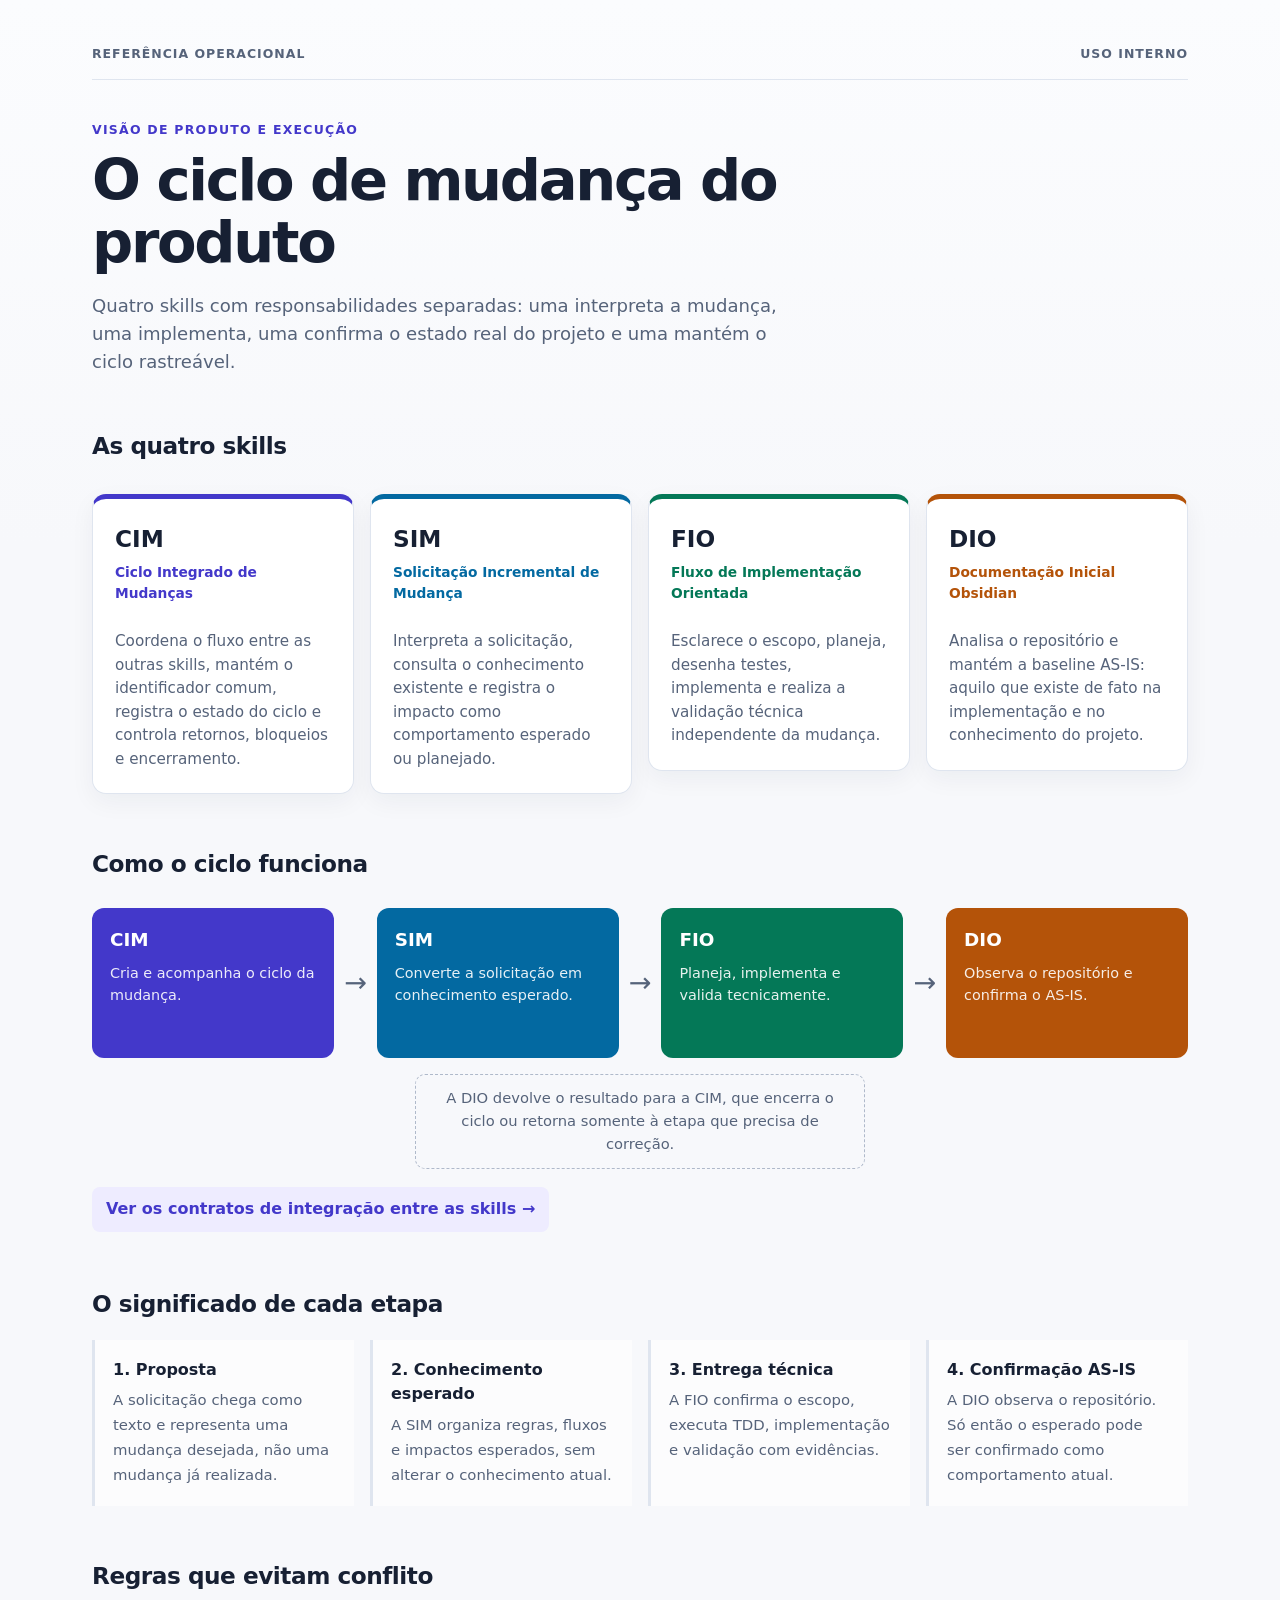
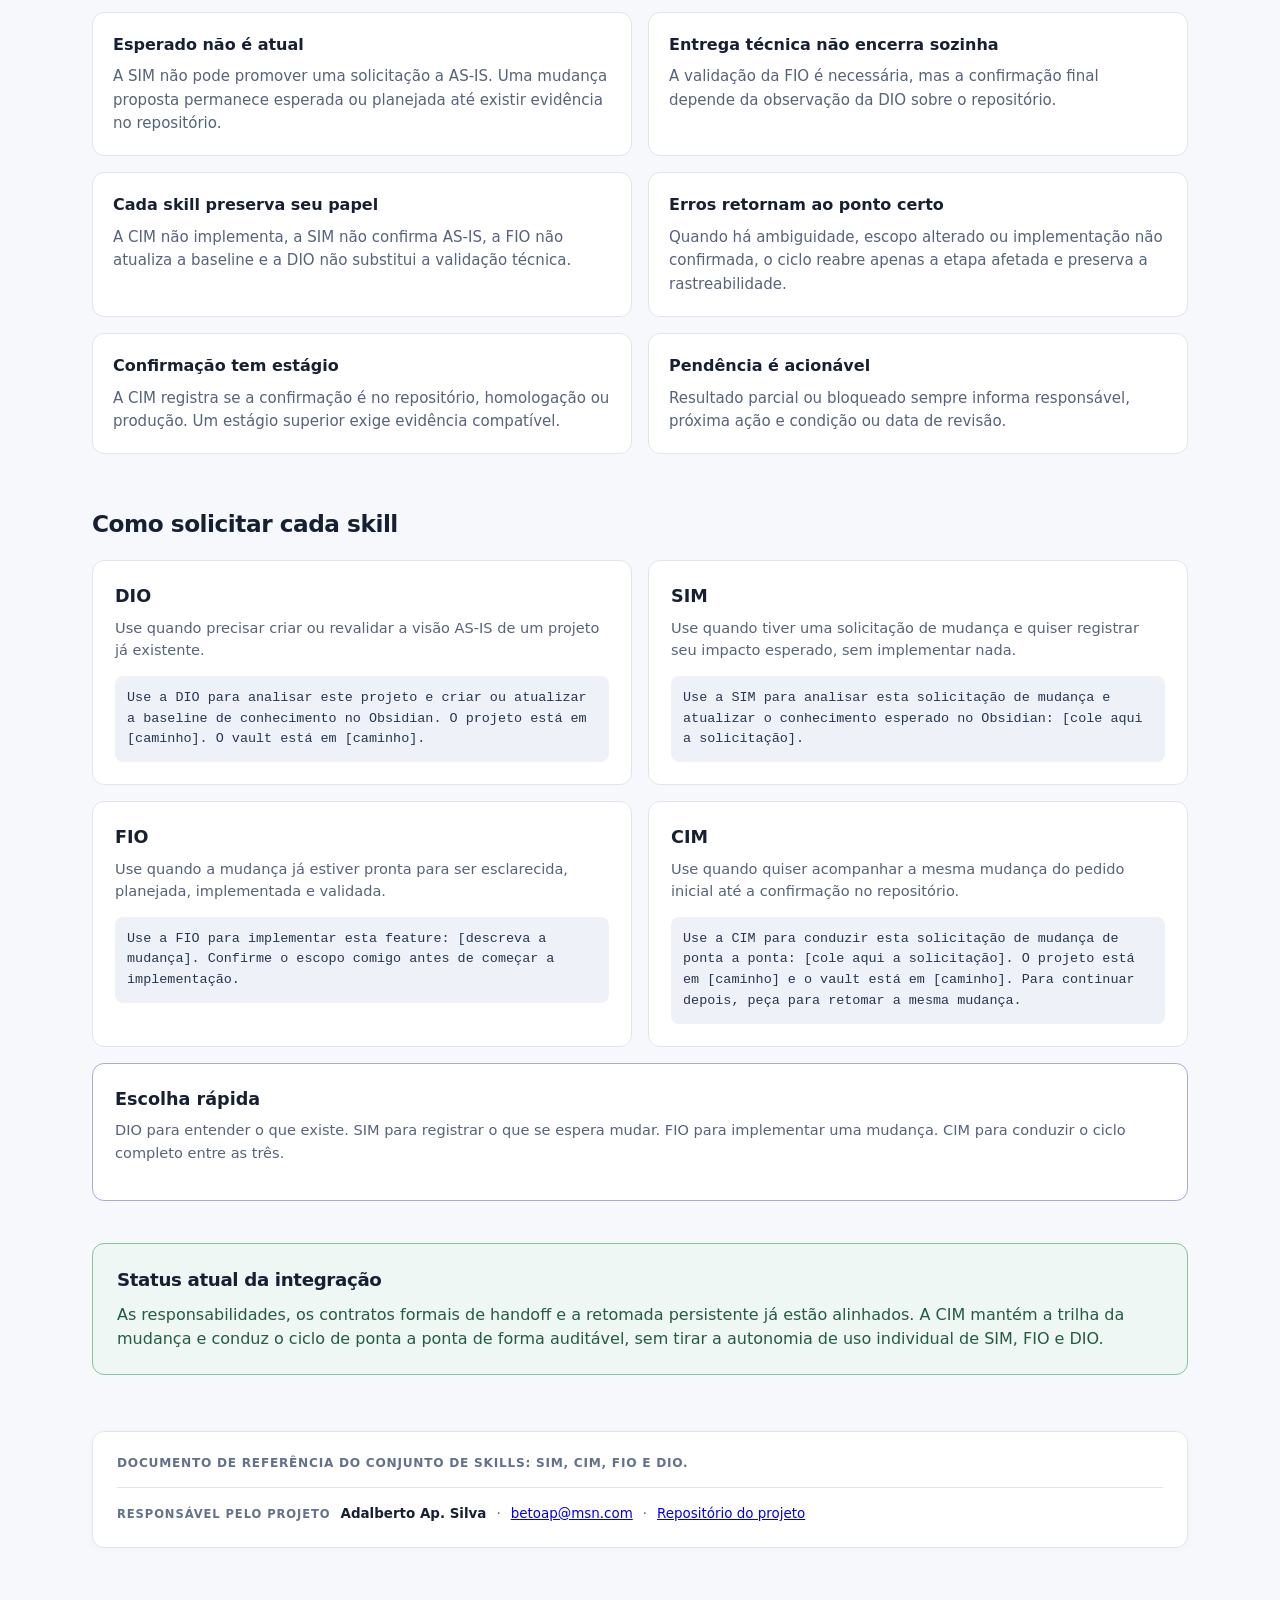
<file: index.html>
<!DOCTYPE html>
<html>
<head>
    <meta http-equiv="refresh" content="0; url=./doc/web/index.html">
    <title>Redirecionando...</title>
</head>
<body>
    <p>Se não for redirecionado, <a href="./doc/web/index.html">clique aqui</a>.</p>
</body>
</html>
</file>
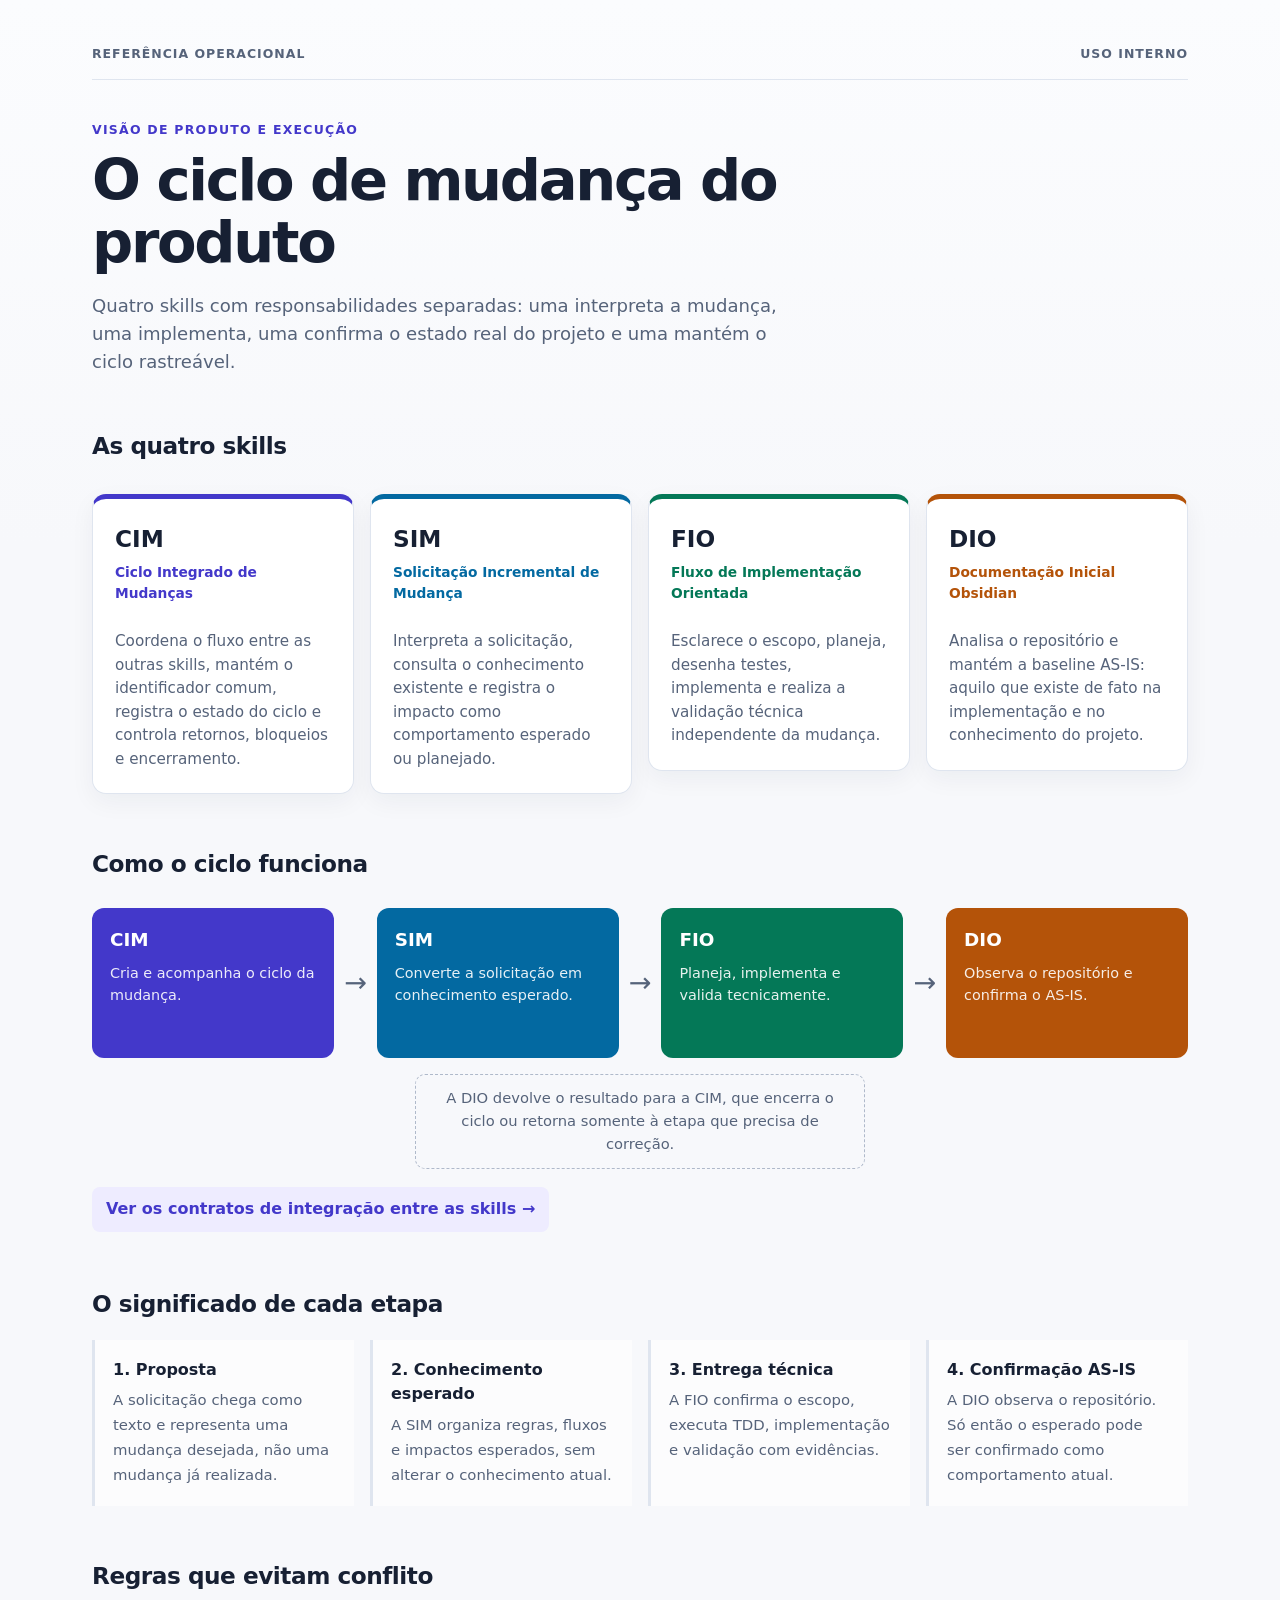
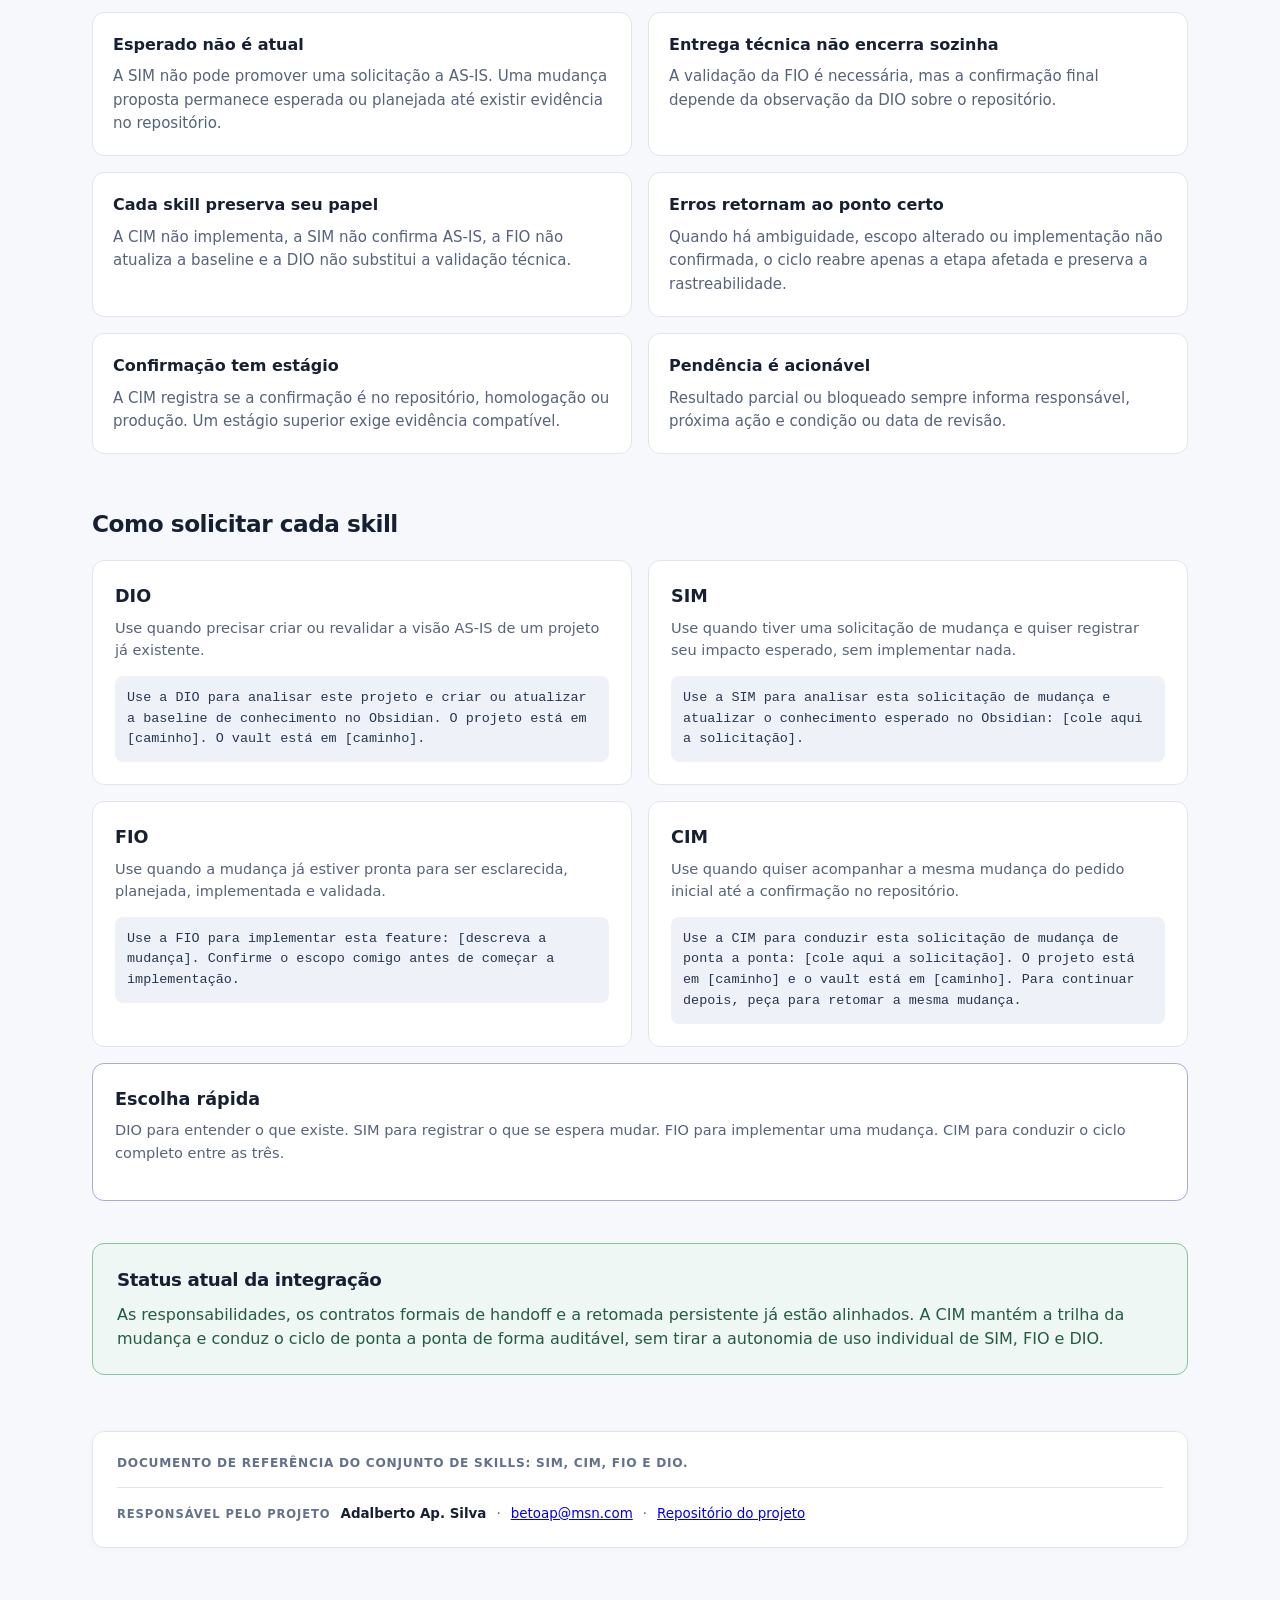
<file: doc/web/index.html>
<!doctype html>
<html lang="pt-BR">
  <head>
    <meta charset="utf-8">
    <meta name="viewport" content="width=device-width, initial-scale=1">
    <title>Visão geral das skills</title>
    <style>
      :root {
        --ink: #172033;
        --muted: #56637a;
        --paper: #f7f8fb;
        --card: #ffffff;
        --line: #dfe5ef;
        --cim: #4338ca;
        --sim: #0369a1;
        --fio: #047857;
        --dio: #b45309;
        --success-bg: #eef7f3;
        --success-line: #83c5a5;
      }
      * { box-sizing: border-box; }
      body {
        margin: 0;
        color: var(--ink);
        background: linear-gradient(180deg, #fbfcfe 0, var(--paper) 34rem);
        font-family: Inter, ui-sans-serif, system-ui, -apple-system, BlinkMacSystemFont, "Segoe UI", sans-serif;
        line-height: 1.55;
      }
      main { max-width: 1160px; margin: 0 auto; padding: 44px 32px 76px; }
      .document-meta { display:flex; justify-content:space-between; gap:16px; margin-bottom:40px; padding-bottom:16px; border-bottom:1px solid var(--line); color:var(--muted); font-size:.78rem; font-weight:700; letter-spacing:.08em; text-transform:uppercase; }
      .eyebrow { color: var(--cim); font-size: .78rem; font-weight: 700; letter-spacing: .1em; text-transform: uppercase; }
      h1 { max-width: 760px; margin: 10px 0 14px; font-size: clamp(2rem, 5vw, 3.6rem); line-height: 1.08; letter-spacing: -.04em; }
      h2 { margin: 52px 0 18px; font-size: 1.45rem; letter-spacing: -.02em; }
      .lead { max-width: 720px; color: var(--muted); font-size: 1.13rem; }
      .cards { display: grid; grid-template-columns: repeat(4, minmax(0, 1fr)); gap: 16px; margin-top: 30px; }
      .card-link { color: inherit; text-decoration: none; }
      .card-link:hover .card { transform: translateY(-2px); box-shadow: 0 12px 28px rgba(24, 37, 59, .09); }
      .card { min-height: 250px; padding: 22px; border: 1px solid var(--line); border-top: 5px solid var(--accent); border-radius: 14px; background: var(--card); box-shadow: 0 8px 24px rgba(24, 37, 59, .05); transition: transform .18s ease, box-shadow .18s ease; }
      .card h3 { margin: 0 0 5px; font-size: 1.45rem; }
      .card .name { min-height: 50px; color: var(--accent); font-size: .86rem; font-weight: 700; }
      .card p { margin: 18px 0 0; color: var(--muted); font-size: .95rem; }
      .cim { --accent: var(--cim); }
      .sim { --accent: var(--sim); }
      .fio { --accent: var(--fio); }
      .dio { --accent: var(--dio); }
      .flow { display: grid; grid-template-columns: 1fr auto 1fr auto 1fr auto 1fr; gap: 10px; align-items: center; margin: 26px 0 12px; }
      .flow-node { min-height: 150px; padding: 18px; border-radius: 12px; color: white; }
      .flow-node strong { display: block; margin-bottom: 7px; font-size: 1.15rem; }
      .flow-node span { display: block; font-size: .9rem; opacity: .9; }
      .flow-node.cim { background: var(--cim); }
      .flow-node.sim { background: var(--sim); }
      .flow-node.fio { background: var(--fio); }
      .flow-node.dio { background: var(--dio); }
      .arrow { color: var(--muted); font-size: 1.7rem; font-weight: 300; }
      .return { max-width: 450px; margin: 16px auto 0; padding: 12px 16px; border: 1px dashed #afb9ca; border-radius: 10px; color: var(--muted); text-align: center; font-size: .92rem; }
      .integration-link { display: inline-block; margin: 18px 0 2px; padding: 10px 14px; border-radius: 8px; background: #eeecff; color: var(--cim); font-weight: 700; text-decoration: none; }
      .steps { display: grid; grid-template-columns: repeat(4, minmax(0, 1fr)); gap: 16px; }
      .step { padding: 18px; border-left: 3px solid var(--line); background: rgba(255,255,255,.62); }
      .step b { display: block; margin-bottom: 6px; color: var(--ink); }
      .step span { color: var(--muted); font-size: .93rem; }
      .status { margin-top: 42px; padding: 22px 24px; border: 1px solid var(--success-line); border-radius: 12px; background: var(--success-bg); }
      .status h2 { margin: 0 0 8px; font-size: 1.14rem; }
      .status p { margin: 0; color: #245b43; }
      .rules { display: grid; grid-template-columns: 1fr 1fr; gap: 16px; }
      .rule { padding: 20px; border: 1px solid var(--line); border-radius: 12px; background: var(--card); }
      .rule h3 { margin: 0 0 8px; font-size: 1rem; }
      .rule p { margin: 0; color: var(--muted); font-size: .94rem; }
      .requests { display: grid; grid-template-columns: 1fr 1fr; gap: 16px; }
      .request { padding: 22px; border: 1px solid var(--line); border-radius: 12px; background: var(--card); }
      .request h3 { margin: 0 0 6px; font-size: 1.1rem; }
      .request .when { margin: 0 0 14px; color: var(--muted); font-size: .91rem; }
      .request code { display: block; padding: 12px; border-radius: 8px; background: #eef2f8; color: #26354d; font-family: ui-monospace, SFMono-Regular, Menlo, Consolas, monospace; font-size: .84rem; white-space: pre-wrap; }
      .request.cim-request { grid-column: 1 / -1; border-color: color-mix(in srgb, var(--cim) 35%, var(--line)); }
      footer { display:grid; gap:16px; margin-top:56px; padding:22px 24px; border:1px solid var(--line); border-radius:12px; background:var(--card); color:var(--muted); font-size:.84rem; box-shadow:0 2px 8px rgba(24,37,59,.025); }
      .footer-context { padding-bottom:14px; border-bottom:1px solid var(--line); color:#63718a; font-size:.76rem; font-weight:720; letter-spacing:.06em; text-transform:uppercase; }
      .footer-contact { display:flex; flex-wrap:wrap; align-items:baseline; gap:7px 10px; }
      .footer-contact::before { content:"Responsável pelo projeto"; color:#63718a; font-size:.72rem; font-weight:760; letter-spacing:.08em; text-transform:uppercase; }
      footer strong { color:var(--ink); }
      @media (max-width: 900px) {
        .cards, .steps { grid-template-columns: repeat(2, minmax(0, 1fr)); }
        .flow { grid-template-columns: 1fr auto 1fr; }
        .flow-node.dio { grid-column: 2; }
        .flow .arrow:nth-of-type(2) { display: none; }
      }
      @media (max-width: 580px) {
        main { padding: 32px 18px 54px; }
        .document-meta { margin-bottom:28px; font-size:.68rem; }
        footer { padding:19px; }
        .footer-contact { display:block; }
        .footer-contact::before { display:block; margin-bottom:7px; }
        .cards, .steps, .rules { grid-template-columns: 1fr; }
        .flow { grid-template-columns: 1fr; }
        .flow-node.dio { grid-column: auto; }
        .arrow { display: block !important; transform: rotate(90deg); text-align: center; }
      }
    </style>
  </head>
  <body>
    <main>
      <div class="document-meta"><span>Referência operacional</span><span>Uso interno</span></div>
      <div class="eyebrow">Visão de produto e execução</div>
      <h1>O ciclo de mudança do produto</h1>
      <p class="lead">Quatro skills com responsabilidades separadas: uma interpreta a mudança, uma implementa, uma confirma o estado real do projeto e uma mantém o ciclo rastreável.</p>

      <section aria-labelledby="skills-title">
        <h2 id="skills-title">As quatro skills</h2>
        <div class="cards">
          <a class="card-link" href="cim.html"><article class="card cim">
            <h3>CIM</h3>
            <div class="name">Ciclo Integrado de Mudanças</div>
            <p>Coordena o fluxo entre as outras skills, mantém o identificador comum, registra o estado do ciclo e controla retornos, bloqueios e encerramento.</p>
          </article></a>
          <a class="card-link" href="sim.html"><article class="card sim">
            <h3>SIM</h3>
            <div class="name">Solicitação Incremental de Mudança</div>
            <p>Interpreta a solicitação, consulta o conhecimento existente e registra o impacto como comportamento esperado ou planejado.</p>
          </article></a>
          <a class="card-link" href="fio.html"><article class="card fio">
            <h3>FIO</h3>
            <div class="name">Fluxo de Implementação Orientada</div>
            <p>Esclarece o escopo, planeja, desenha testes, implementa e realiza a validação técnica independente da mudança.</p>
          </article></a>
          <a class="card-link" href="dio.html"><article class="card dio">
            <h3>DIO</h3>
            <div class="name">Documentação Inicial Obsidian</div>
            <p>Analisa o repositório e mantém a baseline AS-IS: aquilo que existe de fato na implementação e no conhecimento do projeto.</p>
          </article></a>
        </div>
      </section>

      <section aria-labelledby="flow-title">
        <h2 id="flow-title">Como o ciclo funciona</h2>
        <div class="flow" aria-label="CIM encaminha a solicitação para SIM, depois FIO, depois DIO">
          <div class="flow-node cim"><strong>CIM</strong><span>Cria e acompanha o ciclo da mudança.</span></div>
          <div class="arrow" aria-hidden="true">→</div>
          <div class="flow-node sim"><strong>SIM</strong><span>Converte a solicitação em conhecimento esperado.</span></div>
          <div class="arrow" aria-hidden="true">→</div>
          <div class="flow-node fio"><strong>FIO</strong><span>Planeja, implementa e valida tecnicamente.</span></div>
          <div class="arrow" aria-hidden="true">→</div>
          <div class="flow-node dio"><strong>DIO</strong><span>Observa o repositório e confirma o AS-IS.</span></div>
        </div>
        <div class="return">A DIO devolve o resultado para a CIM, que encerra o ciclo ou retorna somente à etapa que precisa de correção.</div>
        <a class="integration-link" href="handoffs.html">Ver os contratos de integração entre as skills →</a>
      </section>

      <section aria-labelledby="meaning-title">
        <h2 id="meaning-title">O significado de cada etapa</h2>
        <div class="steps">
          <div class="step"><b>1. Proposta</b><span>A solicitação chega como texto e representa uma mudança desejada, não uma mudança já realizada.</span></div>
          <div class="step"><b>2. Conhecimento esperado</b><span>A SIM organiza regras, fluxos e impactos esperados, sem alterar o conhecimento atual.</span></div>
          <div class="step"><b>3. Entrega técnica</b><span>A FIO confirma o escopo, executa TDD, implementação e validação com evidências.</span></div>
          <div class="step"><b>4. Confirmação AS-IS</b><span>A DIO observa o repositório. Só então o esperado pode ser confirmado como comportamento atual.</span></div>
        </div>
      </section>

      <section aria-labelledby="rules-title">
        <h2 id="rules-title">Regras que evitam conflito</h2>
        <div class="rules">
          <article class="rule"><h3>Esperado não é atual</h3><p>A SIM não pode promover uma solicitação a AS-IS. Uma mudança proposta permanece esperada ou planejada até existir evidência no repositório.</p></article>
          <article class="rule"><h3>Entrega técnica não encerra sozinha</h3><p>A validação da FIO é necessária, mas a confirmação final depende da observação da DIO sobre o repositório.</p></article>
          <article class="rule"><h3>Cada skill preserva seu papel</h3><p>A CIM não implementa, a SIM não confirma AS-IS, a FIO não atualiza a baseline e a DIO não substitui a validação técnica.</p></article>
          <article class="rule"><h3>Erros retornam ao ponto certo</h3><p>Quando há ambiguidade, escopo alterado ou implementação não confirmada, o ciclo reabre apenas a etapa afetada e preserva a rastreabilidade.</p></article>
          <article class="rule"><h3>Confirmação tem estágio</h3><p>A CIM registra se a confirmação é no repositório, homologação ou produção. Um estágio superior exige evidência compatível.</p></article>
          <article class="rule"><h3>Pendência é acionável</h3><p>Resultado parcial ou bloqueado sempre informa responsável, próxima ação e condição ou data de revisão.</p></article>
        </div>
      </section>

      <section aria-labelledby="requests-title">
        <h2 id="requests-title">Como solicitar cada skill</h2>
        <div class="requests">
          <article class="request">
            <h3>DIO</h3>
            <p class="when">Use quando precisar criar ou revalidar a visão AS-IS de um projeto já existente.</p>
            <code>Use a DIO para analisar este projeto e criar ou atualizar a baseline de conhecimento no Obsidian. O projeto está em [caminho]. O vault está em [caminho].</code>
          </article>
          <article class="request">
            <h3>SIM</h3>
            <p class="when">Use quando tiver uma solicitação de mudança e quiser registrar seu impacto esperado, sem implementar nada.</p>
            <code>Use a SIM para analisar esta solicitação de mudança e atualizar o conhecimento esperado no Obsidian: [cole aqui a solicitação].</code>
          </article>
          <article class="request">
            <h3>FIO</h3>
            <p class="when">Use quando a mudança já estiver pronta para ser esclarecida, planejada, implementada e validada.</p>
            <code>Use a FIO para implementar esta feature: [descreva a mudança]. Confirme o escopo comigo antes de começar a implementação.</code>
          </article>
          <article class="request">
            <h3>CIM</h3>
            <p class="when">Use quando quiser acompanhar a mesma mudança do pedido inicial até a confirmação no repositório.</p>
            <code>Use a CIM para conduzir esta solicitação de mudança de ponta a ponta: [cole aqui a solicitação]. O projeto está em [caminho] e o vault está em [caminho]. Para continuar depois, peça para retomar a mesma mudança.</code>
          </article>
          <article class="request cim-request">
            <h3>Escolha rápida</h3>
            <p class="when">DIO para entender o que existe. SIM para registrar o que se espera mudar. FIO para implementar uma mudança. CIM para conduzir o ciclo completo entre as três.</p>
          </article>
        </div>
      </section>

      <section class="status" aria-labelledby="status-title">
        <h2 id="status-title">Status atual da integração</h2>
        <p>As responsabilidades, os contratos formais de handoff e a retomada persistente já estão alinhados. A CIM mantém a trilha da mudança e conduz o ciclo de ponta a ponta de forma auditável, sem tirar a autonomia de uso individual de SIM, FIO e DIO.</p>
      </section>

      <footer><span class="footer-context">Documento de referência do conjunto de skills: SIM, CIM, FIO e DIO.</span><span class="footer-contact"><strong>Adalberto Ap. Silva</strong> · <a href="mailto:betoap@msn.com">betoap@msn.com</a> · <a href="https://github.com/betoap/skill">Repositório do projeto</a></span></footer>
    </main>
  </body>
</html>
</file>
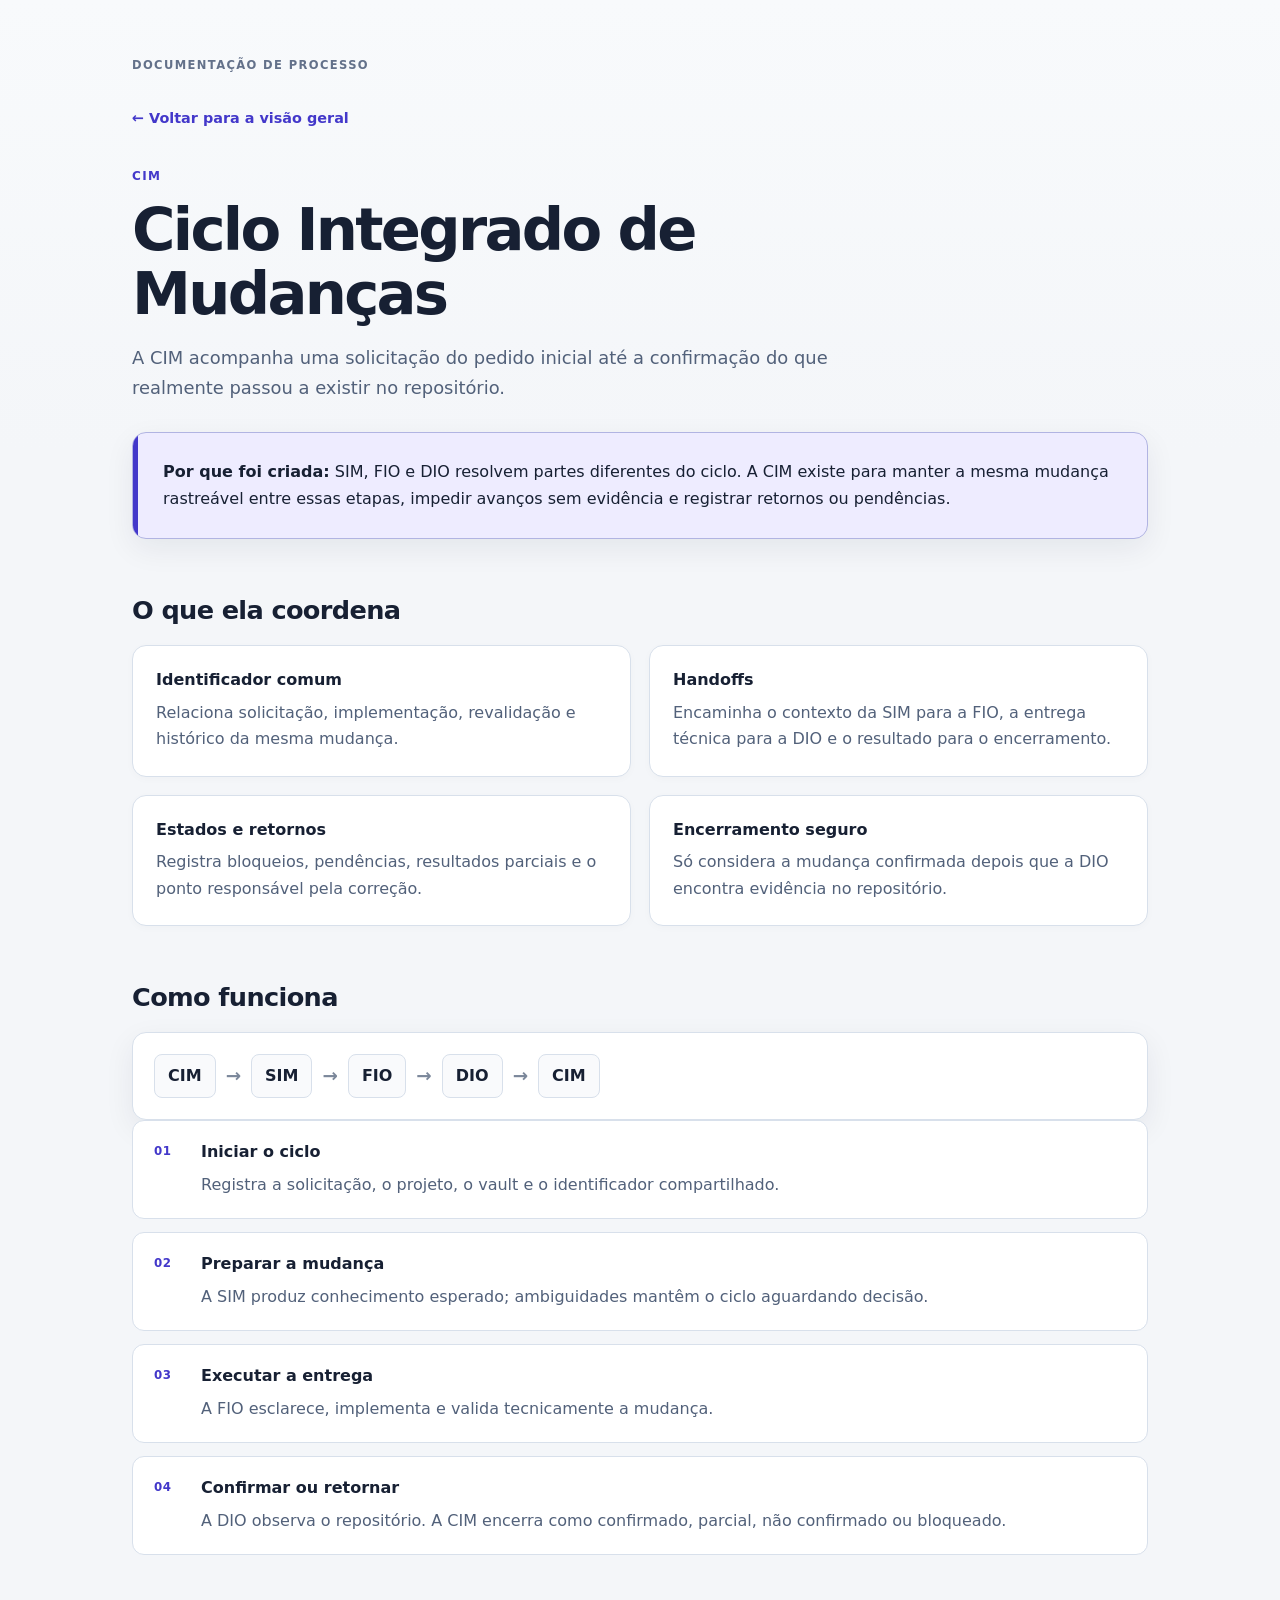
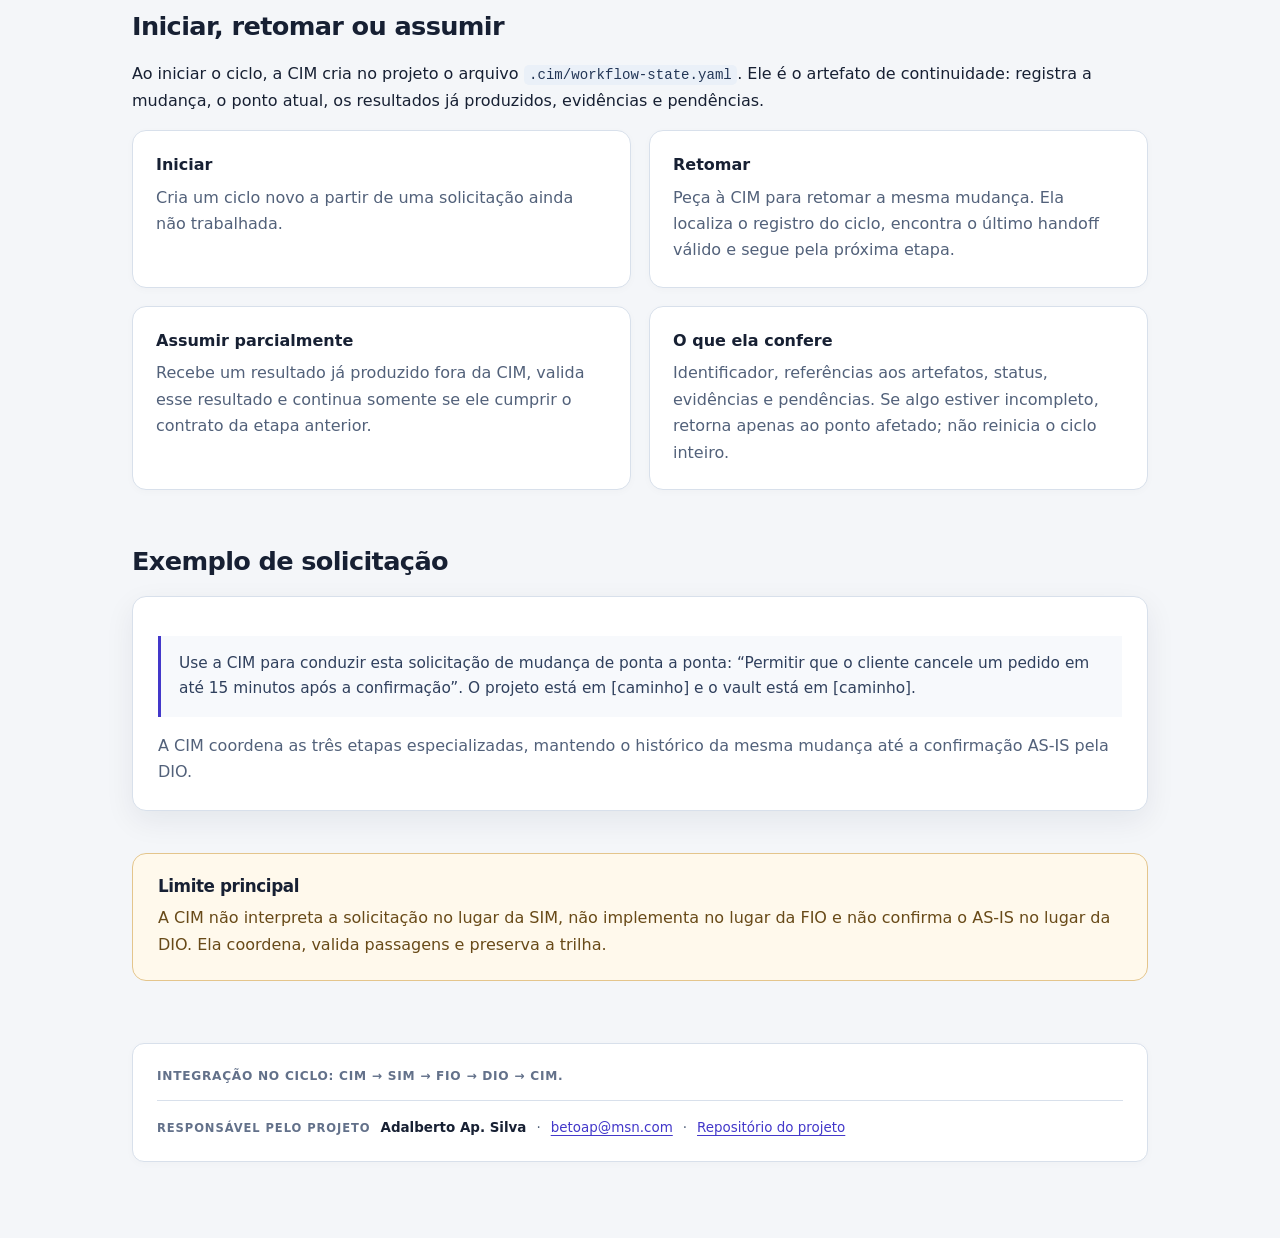
<file: doc/web/cim.html>
<!doctype html>
<html lang="pt-BR">
  <head><meta charset="utf-8"><meta name="viewport" content="width=device-width, initial-scale=1"><title>CIM — Ciclo Integrado de Mudanças</title><link rel="stylesheet" href="./skills.css"></head>
  <body style="--accent:#4338ca;--accent-soft:#eeecff"><main>
    <a class="back" href="index.html">← Voltar para a visão geral</a>
    <div class="eyebrow">CIM</div><h1>Ciclo Integrado de Mudanças</h1>
    <p class="lead">A CIM acompanha uma solicitação do pedido inicial até a confirmação do que realmente passou a existir no repositório.</p>
    <section class="hero"><p><strong>Por que foi criada:</strong> SIM, FIO e DIO resolvem partes diferentes do ciclo. A CIM existe para manter a mesma mudança rastreável entre essas etapas, impedir avanços sem evidência e registrar retornos ou pendências.</p></section>
    <h2>O que ela coordena</h2><div class="grid"><article class="card"><h3>Identificador comum</h3><p>Relaciona solicitação, implementação, revalidação e histórico da mesma mudança.</p></article><article class="card"><h3>Handoffs</h3><p>Encaminha o contexto da SIM para a FIO, a entrega técnica para a DIO e o resultado para o encerramento.</p></article><article class="card"><h3>Estados e retornos</h3><p>Registra bloqueios, pendências, resultados parciais e o ponto responsável pela correção.</p></article><article class="card"><h3>Encerramento seguro</h3><p>Só considera a mudança confirmada depois que a DIO encontra evidência no repositório.</p></article></div>
    <h2>Como funciona</h2><div class="flow"><span>CIM</span><b>→</b><span>SIM</span><b>→</b><span>FIO</span><b>→</b><span>DIO</span><b>→</b><span>CIM</span></div><div class="steps"><article class="step"><h3>Iniciar o ciclo</h3><p>Registra a solicitação, o projeto, o vault e o identificador compartilhado.</p></article><article class="step"><h3>Preparar a mudança</h3><p>A SIM produz conhecimento esperado; ambiguidades mantêm o ciclo aguardando decisão.</p></article><article class="step"><h3>Executar a entrega</h3><p>A FIO esclarece, implementa e valida tecnicamente a mudança.</p></article><article class="step"><h3>Confirmar ou retornar</h3><p>A DIO observa o repositório. A CIM encerra como confirmado, parcial, não confirmado ou bloqueado.</p></article></div>
    <h2>Iniciar, retomar ou assumir</h2><p>Ao iniciar o ciclo, a CIM cria no projeto o arquivo <code>.cim/workflow-state.yaml</code>. Ele é o artefato de continuidade: registra a mudança, o ponto atual, os resultados já produzidos, evidências e pendências.</p><div class="grid"><article class="card"><h3>Iniciar</h3><p>Cria um ciclo novo a partir de uma solicitação ainda não trabalhada.</p></article><article class="card"><h3>Retomar</h3><p>Peça à CIM para retomar a mesma mudança. Ela localiza o registro do ciclo, encontra o último handoff válido e segue pela próxima etapa.</p></article><article class="card"><h3>Assumir parcialmente</h3><p>Recebe um resultado já produzido fora da CIM, valida esse resultado e continua somente se ele cumprir o contrato da etapa anterior.</p></article><article class="card"><h3>O que ela confere</h3><p>Identificador, referências aos artefatos, status, evidências e pendências. Se algo estiver incompleto, retorna apenas ao ponto afetado; não reinicia o ciclo inteiro.</p></article></div>
    <h2>Exemplo de solicitação</h2><article class="example"><blockquote>Use a CIM para conduzir esta solicitação de mudança de ponta a ponta: “Permitir que o cliente cancele um pedido em até 15 minutos após a confirmação”. O projeto está em [caminho] e o vault está em [caminho].</blockquote><p>A CIM coordena as três etapas especializadas, mantendo o histórico da mesma mudança até a confirmação AS-IS pela DIO.</p></article>
    <section class="limits"><h2>Limite principal</h2><p>A CIM não interpreta a solicitação no lugar da SIM, não implementa no lugar da FIO e não confirma o AS-IS no lugar da DIO. Ela coordena, valida passagens e preserva a trilha.</p></section>
    <footer class="authorship"><span>Integração no ciclo: CIM → SIM → FIO → DIO → CIM.</span><span class="footer-contact"><strong>Adalberto Ap. Silva</strong> · <a href="mailto:betoap@msn.com">betoap@msn.com</a> · <a href="https://github.com/betoap/skill">Repositório do projeto</a></span></footer>
  </main></body>
</html>
</file>
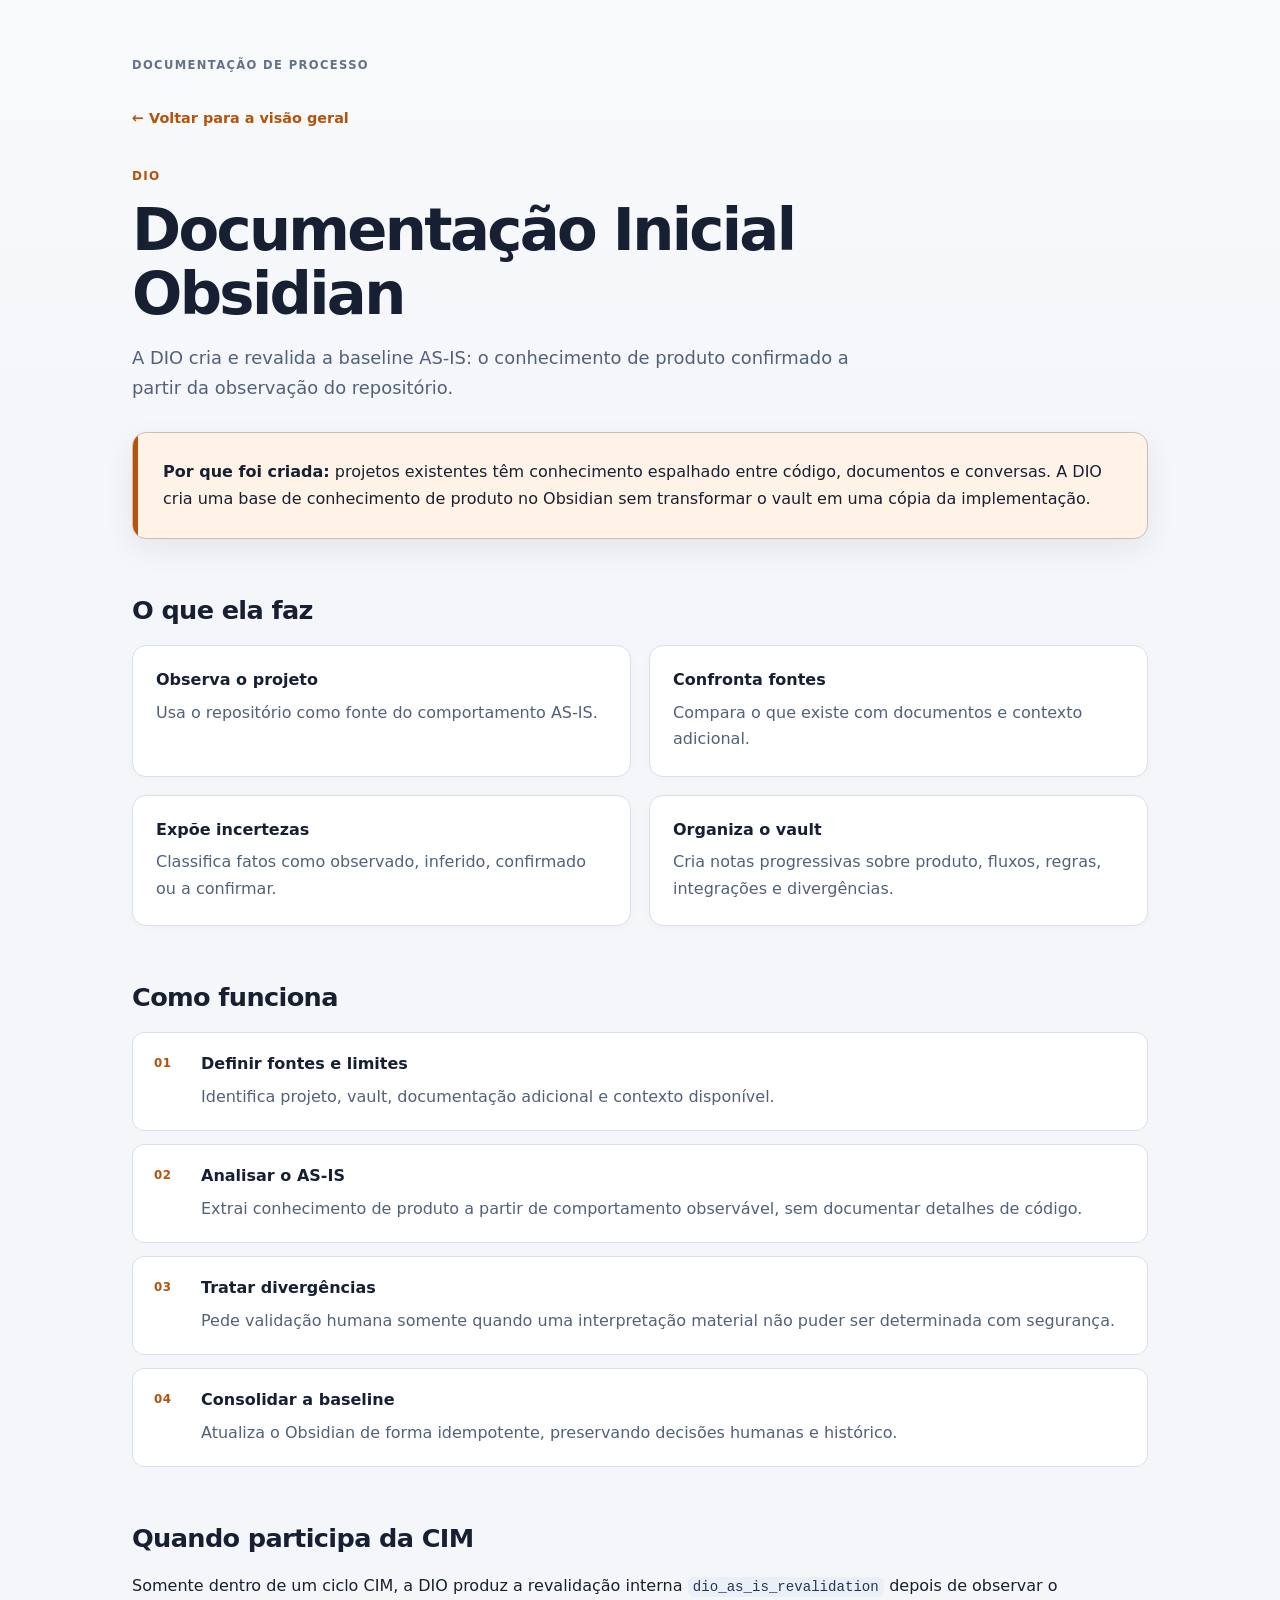
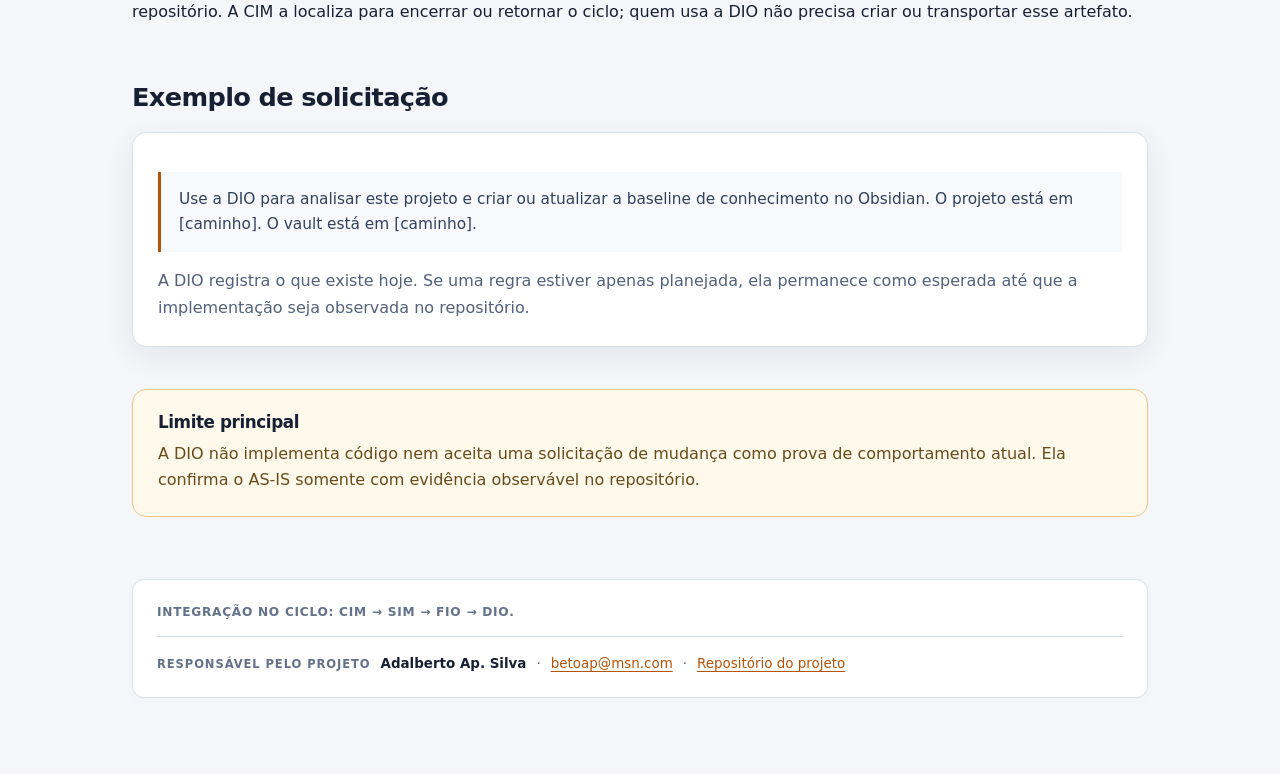
<file: doc/web/dio.html>
<!doctype html>
<html lang="pt-BR">
  <head><meta charset="utf-8"><meta name="viewport" content="width=device-width, initial-scale=1"><title>DIO — Documentação Inicial Obsidian</title><link rel="stylesheet" href="./skills.css"></head>
  <body style="--accent:#b45309;--accent-soft:#fff3e7"><main>
    <a class="back" href="index.html">← Voltar para a visão geral</a>
    <div class="eyebrow">DIO</div><h1>Documentação Inicial Obsidian</h1>
    <p class="lead">A DIO cria e revalida a baseline AS-IS: o conhecimento de produto confirmado a partir da observação do repositório.</p>
    <section class="hero"><p><strong>Por que foi criada:</strong> projetos existentes têm conhecimento espalhado entre código, documentos e conversas. A DIO cria uma base de conhecimento de produto no Obsidian sem transformar o vault em uma cópia da implementação.</p></section>
    <h2>O que ela faz</h2><div class="grid"><article class="card"><h3>Observa o projeto</h3><p>Usa o repositório como fonte do comportamento AS-IS.</p></article><article class="card"><h3>Confronta fontes</h3><p>Compara o que existe com documentos e contexto adicional.</p></article><article class="card"><h3>Expõe incertezas</h3><p>Classifica fatos como observado, inferido, confirmado ou a confirmar.</p></article><article class="card"><h3>Organiza o vault</h3><p>Cria notas progressivas sobre produto, fluxos, regras, integrações e divergências.</p></article></div>
    <h2>Como funciona</h2><div class="steps"><article class="step"><h3>Definir fontes e limites</h3><p>Identifica projeto, vault, documentação adicional e contexto disponível.</p></article><article class="step"><h3>Analisar o AS-IS</h3><p>Extrai conhecimento de produto a partir de comportamento observável, sem documentar detalhes de código.</p></article><article class="step"><h3>Tratar divergências</h3><p>Pede validação humana somente quando uma interpretação material não puder ser determinada com segurança.</p></article><article class="step"><h3>Consolidar a baseline</h3><p>Atualiza o Obsidian de forma idempotente, preservando decisões humanas e histórico.</p></article></div>
    <h2>Quando participa da CIM</h2><p>Somente dentro de um ciclo CIM, a DIO produz a revalidação interna <code>dio_as_is_revalidation</code> depois de observar o repositório. A CIM a localiza para encerrar ou retornar o ciclo; quem usa a DIO não precisa criar ou transportar esse artefato.</p>
    <h2>Exemplo de solicitação</h2><article class="example"><blockquote>Use a DIO para analisar este projeto e criar ou atualizar a baseline de conhecimento no Obsidian. O projeto está em [caminho]. O vault está em [caminho].</blockquote><p>A DIO registra o que existe hoje. Se uma regra estiver apenas planejada, ela permanece como esperada até que a implementação seja observada no repositório.</p></article>
    <section class="limits"><h2>Limite principal</h2><p>A DIO não implementa código nem aceita uma solicitação de mudança como prova de comportamento atual. Ela confirma o AS-IS somente com evidência observável no repositório.</p></section>
    <footer class="authorship"><span>Integração no ciclo: CIM → SIM → FIO → DIO.</span><span class="footer-contact"><strong>Adalberto Ap. Silva</strong> · <a href="mailto:betoap@msn.com">betoap@msn.com</a> · <a href="https://github.com/betoap/skill">Repositório do projeto</a></span></footer>
  </main></body>
</html>
</file>
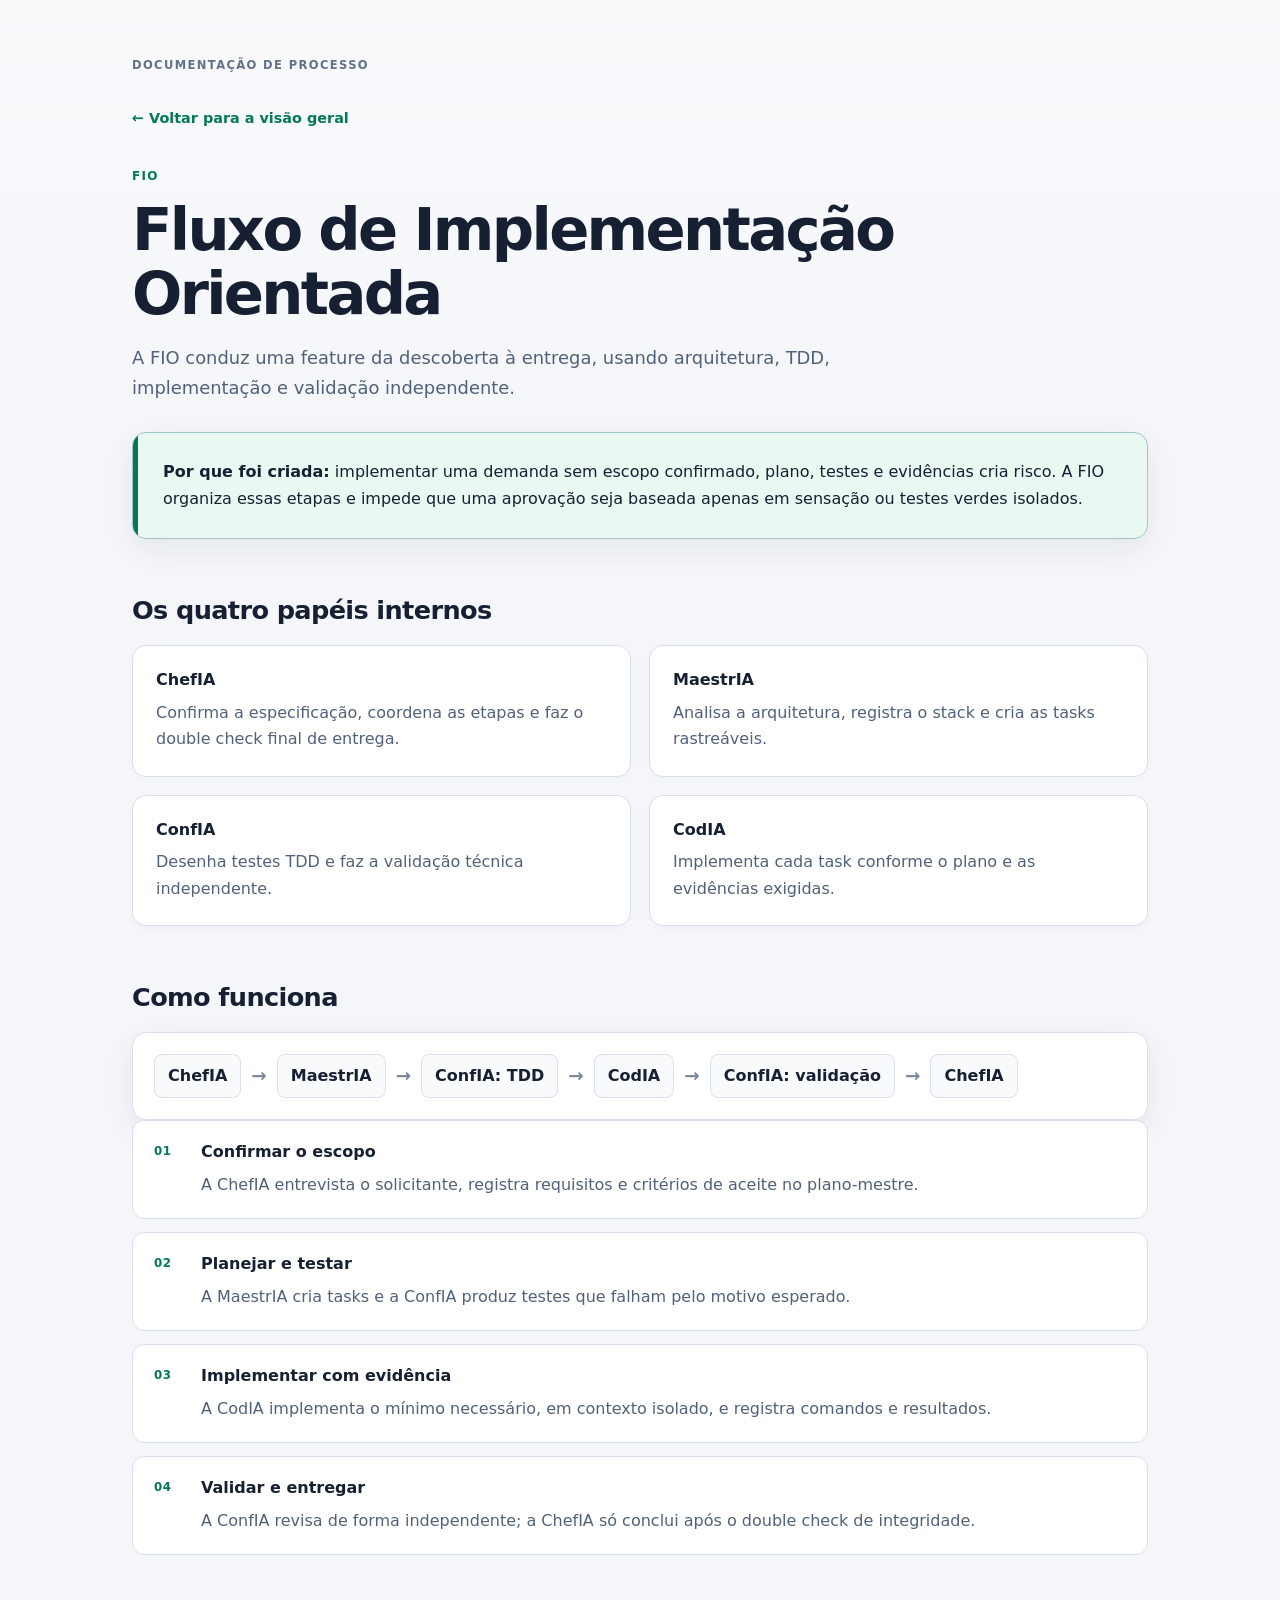
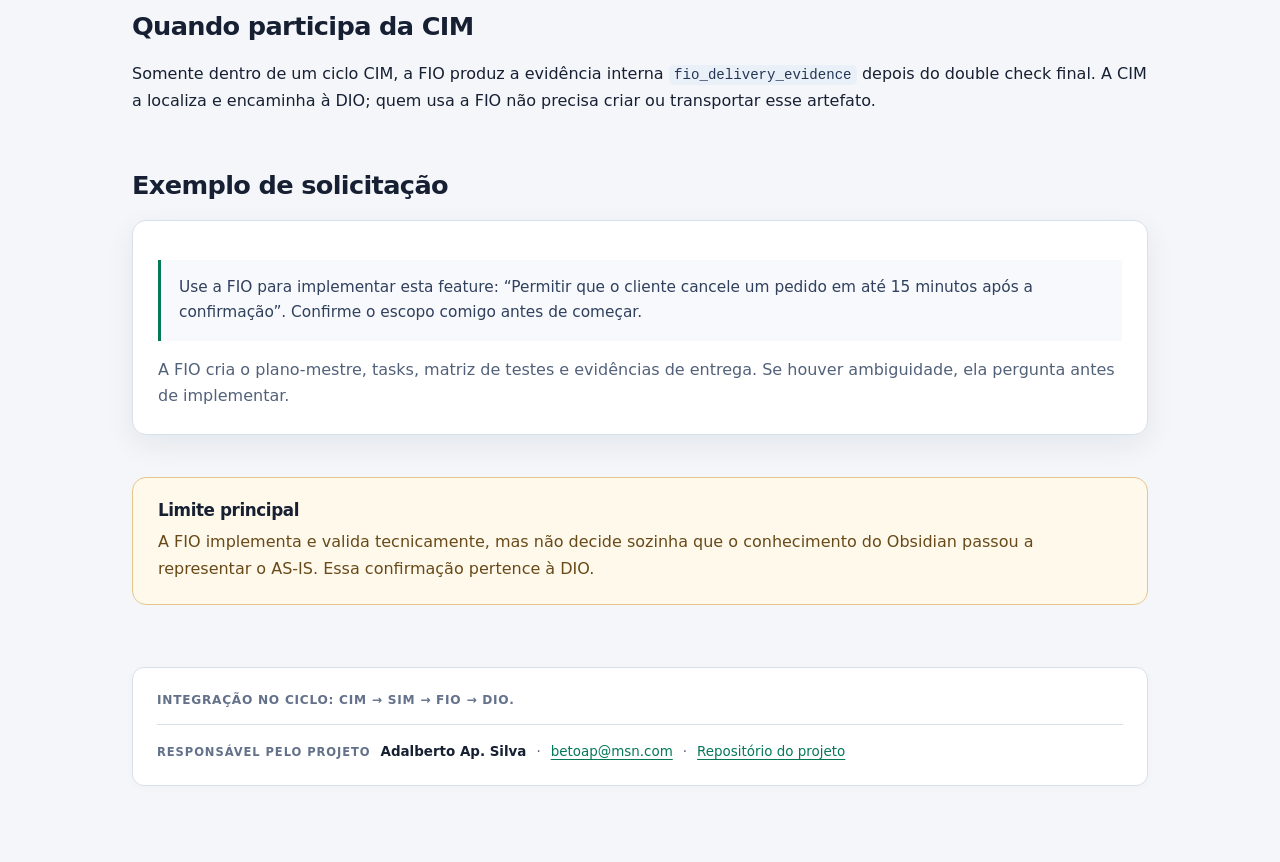
<file: doc/web/fio.html>
<!doctype html>
<html lang="pt-BR">
  <head><meta charset="utf-8"><meta name="viewport" content="width=device-width, initial-scale=1"><title>FIO — Fluxo de Implementação Orientada</title><link rel="stylesheet" href="./skills.css"></head>
  <body style="--accent:#047857;--accent-soft:#e9f8f1"><main>
    <a class="back" href="index.html">← Voltar para a visão geral</a>
    <div class="eyebrow">FIO</div><h1>Fluxo de Implementação Orientada</h1>
    <p class="lead">A FIO conduz uma feature da descoberta à entrega, usando arquitetura, TDD, implementação e validação independente.</p>
    <section class="hero"><p><strong>Por que foi criada:</strong> implementar uma demanda sem escopo confirmado, plano, testes e evidências cria risco. A FIO organiza essas etapas e impede que uma aprovação seja baseada apenas em sensação ou testes verdes isolados.</p></section>
    <h2>Os quatro papéis internos</h2><div class="grid"><article class="card"><h3>ChefIA</h3><p>Confirma a especificação, coordena as etapas e faz o double check final de entrega.</p></article><article class="card"><h3>MaestrIA</h3><p>Analisa a arquitetura, registra o stack e cria as tasks rastreáveis.</p></article><article class="card"><h3>ConfIA</h3><p>Desenha testes TDD e faz a validação técnica independente.</p></article><article class="card"><h3>CodIA</h3><p>Implementa cada task conforme o plano e as evidências exigidas.</p></article></div>
    <h2>Como funciona</h2><div class="flow"><span>ChefIA</span><b>→</b><span>MaestrIA</span><b>→</b><span>ConfIA: TDD</span><b>→</b><span>CodIA</span><b>→</b><span>ConfIA: validação</span><b>→</b><span>ChefIA</span></div><div class="steps"><article class="step"><h3>Confirmar o escopo</h3><p>A ChefIA entrevista o solicitante, registra requisitos e critérios de aceite no plano-mestre.</p></article><article class="step"><h3>Planejar e testar</h3><p>A MaestrIA cria tasks e a ConfIA produz testes que falham pelo motivo esperado.</p></article><article class="step"><h3>Implementar com evidência</h3><p>A CodIA implementa o mínimo necessário, em contexto isolado, e registra comandos e resultados.</p></article><article class="step"><h3>Validar e entregar</h3><p>A ConfIA revisa de forma independente; a ChefIA só conclui após o double check de integridade.</p></article></div>
    <h2>Quando participa da CIM</h2><p>Somente dentro de um ciclo CIM, a FIO produz a evidência interna <code>fio_delivery_evidence</code> depois do double check final. A CIM a localiza e encaminha à DIO; quem usa a FIO não precisa criar ou transportar esse artefato.</p>
    <h2>Exemplo de solicitação</h2><article class="example"><blockquote>Use a FIO para implementar esta feature: “Permitir que o cliente cancele um pedido em até 15 minutos após a confirmação”. Confirme o escopo comigo antes de começar.</blockquote><p>A FIO cria o plano-mestre, tasks, matriz de testes e evidências de entrega. Se houver ambiguidade, ela pergunta antes de implementar.</p></article>
    <section class="limits"><h2>Limite principal</h2><p>A FIO implementa e valida tecnicamente, mas não decide sozinha que o conhecimento do Obsidian passou a representar o AS-IS. Essa confirmação pertence à DIO.</p></section>
    <footer class="authorship"><span>Integração no ciclo: CIM → SIM → FIO → DIO.</span><span class="footer-contact"><strong>Adalberto Ap. Silva</strong> · <a href="mailto:betoap@msn.com">betoap@msn.com</a> · <a href="https://github.com/betoap/skill">Repositório do projeto</a></span></footer>
  </main></body>
</html>
</file>
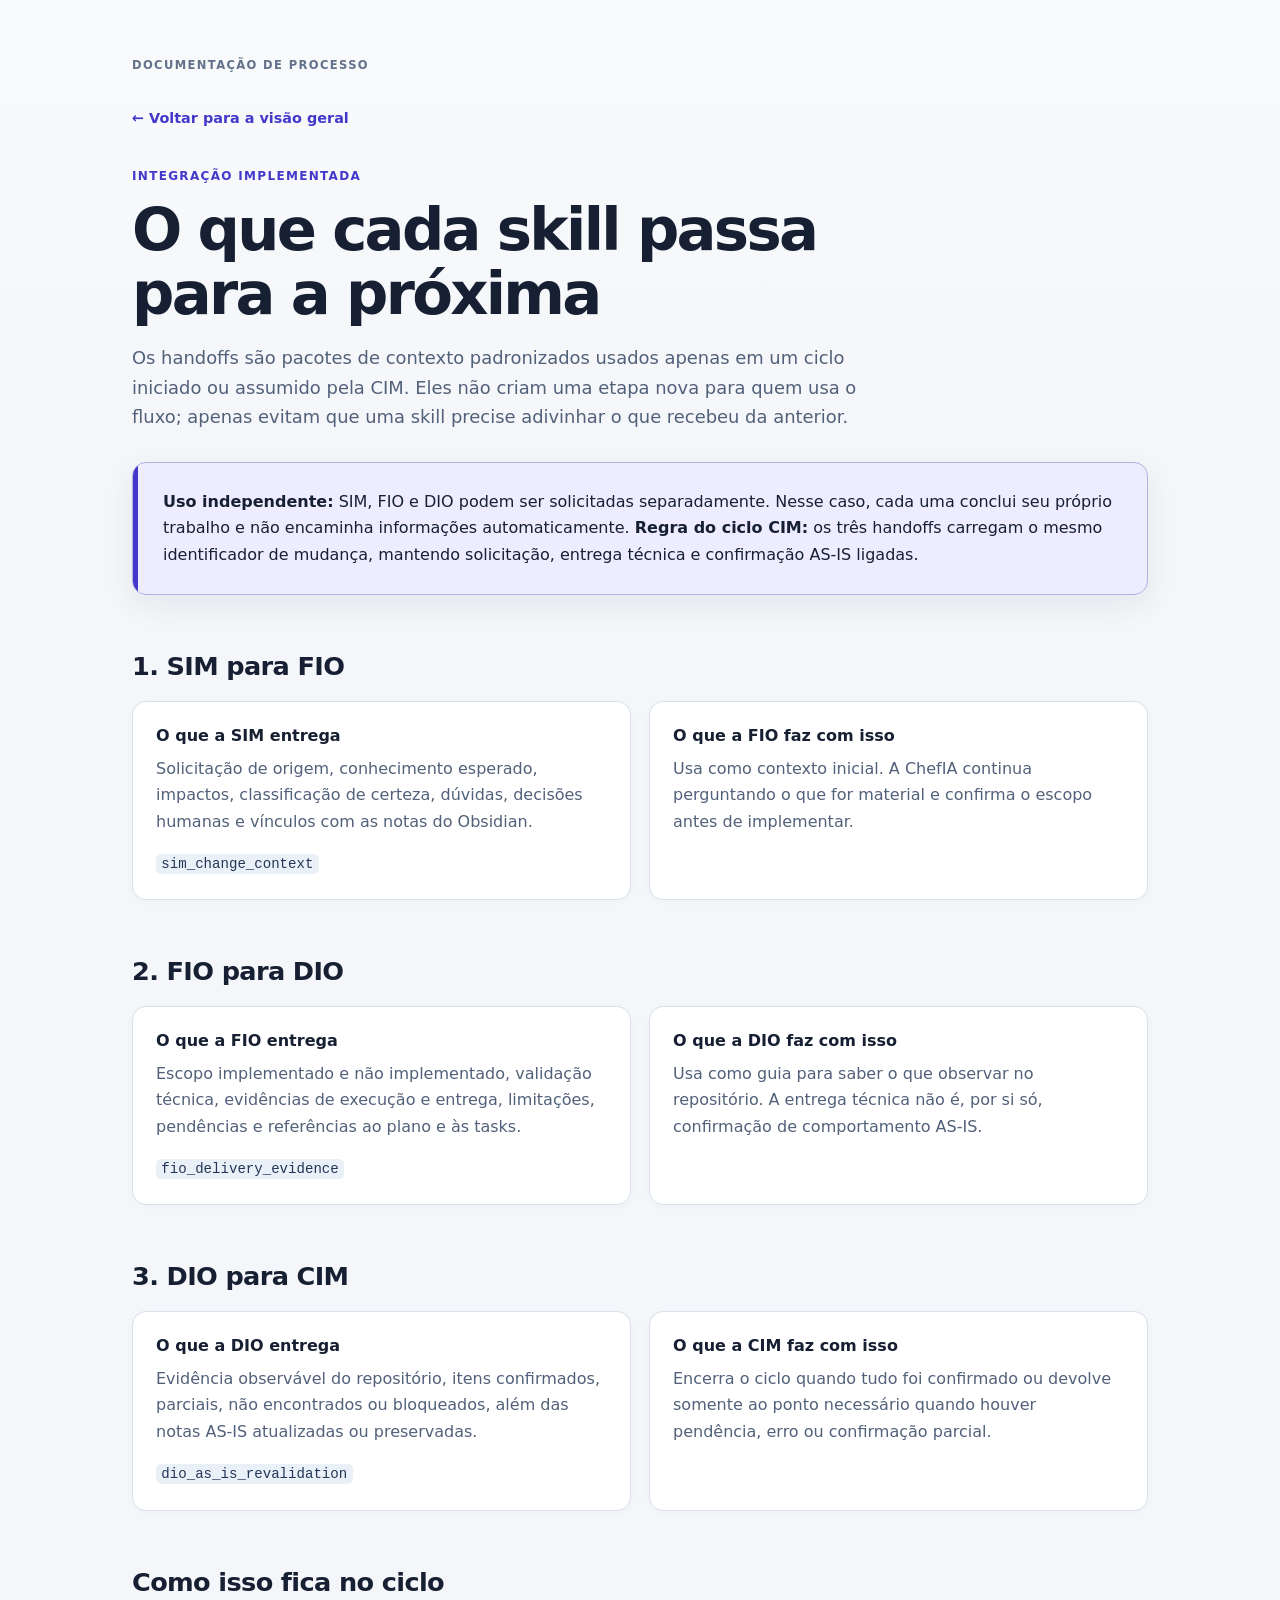
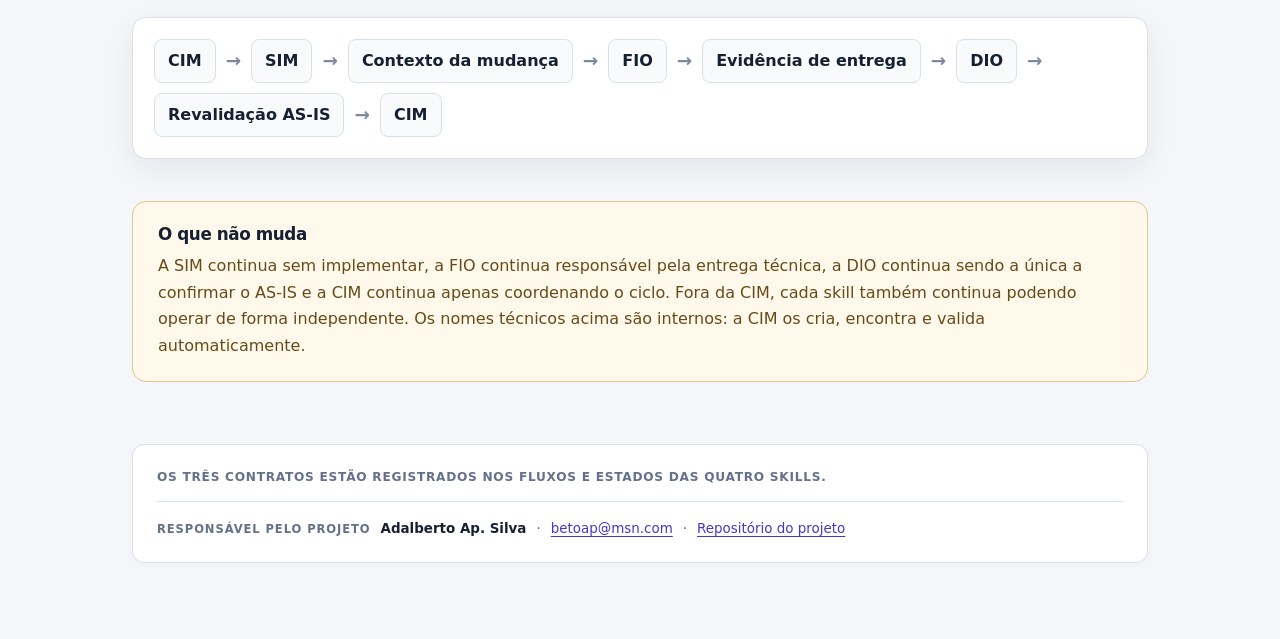
<file: doc/web/handoffs.html>
<!doctype html>
<html lang="pt-BR">
  <head><meta charset="utf-8"><meta name="viewport" content="width=device-width, initial-scale=1"><title>Contratos de integração entre skills</title><link rel="stylesheet" href="./skills.css"></head>
  <body style="--accent:#4338ca;--accent-soft:#eeecff"><main>
    <a class="back" href="index.html">← Voltar para a visão geral</a>
    <div class="eyebrow">Integração implementada</div><h1>O que cada skill passa para a próxima</h1>
    <p class="lead">Os handoffs são pacotes de contexto padronizados usados apenas em um ciclo iniciado ou assumido pela CIM. Eles não criam uma etapa nova para quem usa o fluxo; apenas evitam que uma skill precise adivinhar o que recebeu da anterior.</p>
    <section class="hero"><p><strong>Uso independente:</strong> SIM, FIO e DIO podem ser solicitadas separadamente. Nesse caso, cada uma conclui seu próprio trabalho e não encaminha informações automaticamente. <strong>Regra do ciclo CIM:</strong> os três handoffs carregam o mesmo identificador de mudança, mantendo solicitação, entrega técnica e confirmação AS-IS ligadas.</p></section>
    <h2>1. SIM para FIO</h2>
    <div class="grid"><article class="card"><h3>O que a SIM entrega</h3><p>Solicitação de origem, conhecimento esperado, impactos, classificação de certeza, dúvidas, decisões humanas e vínculos com as notas do Obsidian.</p><p><code>sim_change_context</code></p></article><article class="card"><h3>O que a FIO faz com isso</h3><p>Usa como contexto inicial. A ChefIA continua perguntando o que for material e confirma o escopo antes de implementar.</p></article></div>
    <h2>2. FIO para DIO</h2>
    <div class="grid"><article class="card"><h3>O que a FIO entrega</h3><p>Escopo implementado e não implementado, validação técnica, evidências de execução e entrega, limitações, pendências e referências ao plano e às tasks.</p><p><code>fio_delivery_evidence</code></p></article><article class="card"><h3>O que a DIO faz com isso</h3><p>Usa como guia para saber o que observar no repositório. A entrega técnica não é, por si só, confirmação de comportamento AS-IS.</p></article></div>
    <h2>3. DIO para CIM</h2>
    <div class="grid"><article class="card"><h3>O que a DIO entrega</h3><p>Evidência observável do repositório, itens confirmados, parciais, não encontrados ou bloqueados, além das notas AS-IS atualizadas ou preservadas.</p><p><code>dio_as_is_revalidation</code></p></article><article class="card"><h3>O que a CIM faz com isso</h3><p>Encerra o ciclo quando tudo foi confirmado ou devolve somente ao ponto necessário quando houver pendência, erro ou confirmação parcial.</p></article></div>
    <h2>Como isso fica no ciclo</h2>
    <div class="flow"><span>CIM</span><b>→</b><span>SIM</span><b>→</b><span>Contexto da mudança</span><b>→</b><span>FIO</span><b>→</b><span>Evidência de entrega</span><b>→</b><span>DIO</span><b>→</b><span>Revalidação AS-IS</span><b>→</b><span>CIM</span></div>
    <section class="limits"><h2>O que não muda</h2><p>A SIM continua sem implementar, a FIO continua responsável pela entrega técnica, a DIO continua sendo a única a confirmar o AS-IS e a CIM continua apenas coordenando o ciclo. Fora da CIM, cada skill também continua podendo operar de forma independente. Os nomes técnicos acima são internos: a CIM os cria, encontra e valida automaticamente.</p></section>
    <footer class="authorship"><span>Os três contratos estão registrados nos fluxos e estados das quatro skills.</span><span class="footer-contact"><strong>Adalberto Ap. Silva</strong> · <a href="mailto:betoap@msn.com">betoap@msn.com</a> · <a href="https://github.com/betoap/skill">Repositório do projeto</a></span></footer>
  </main></body>
</html>
</file>
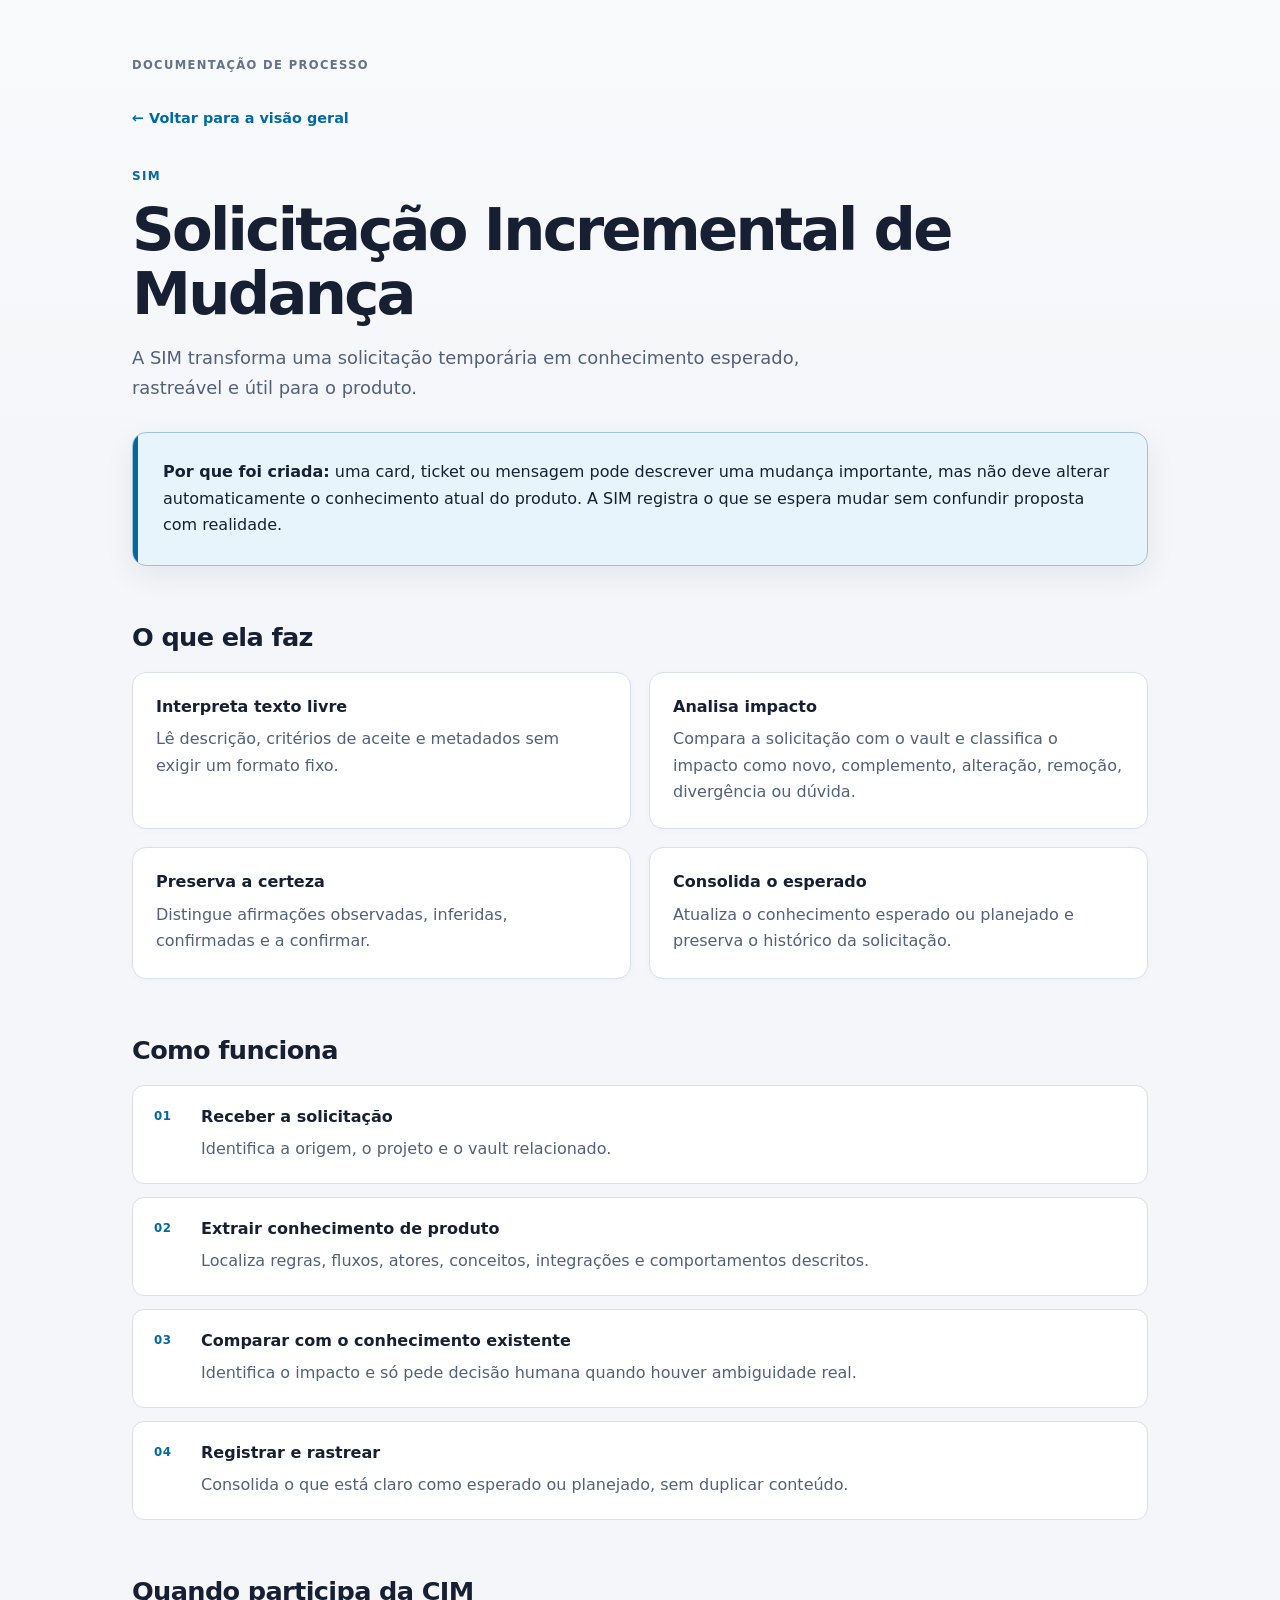
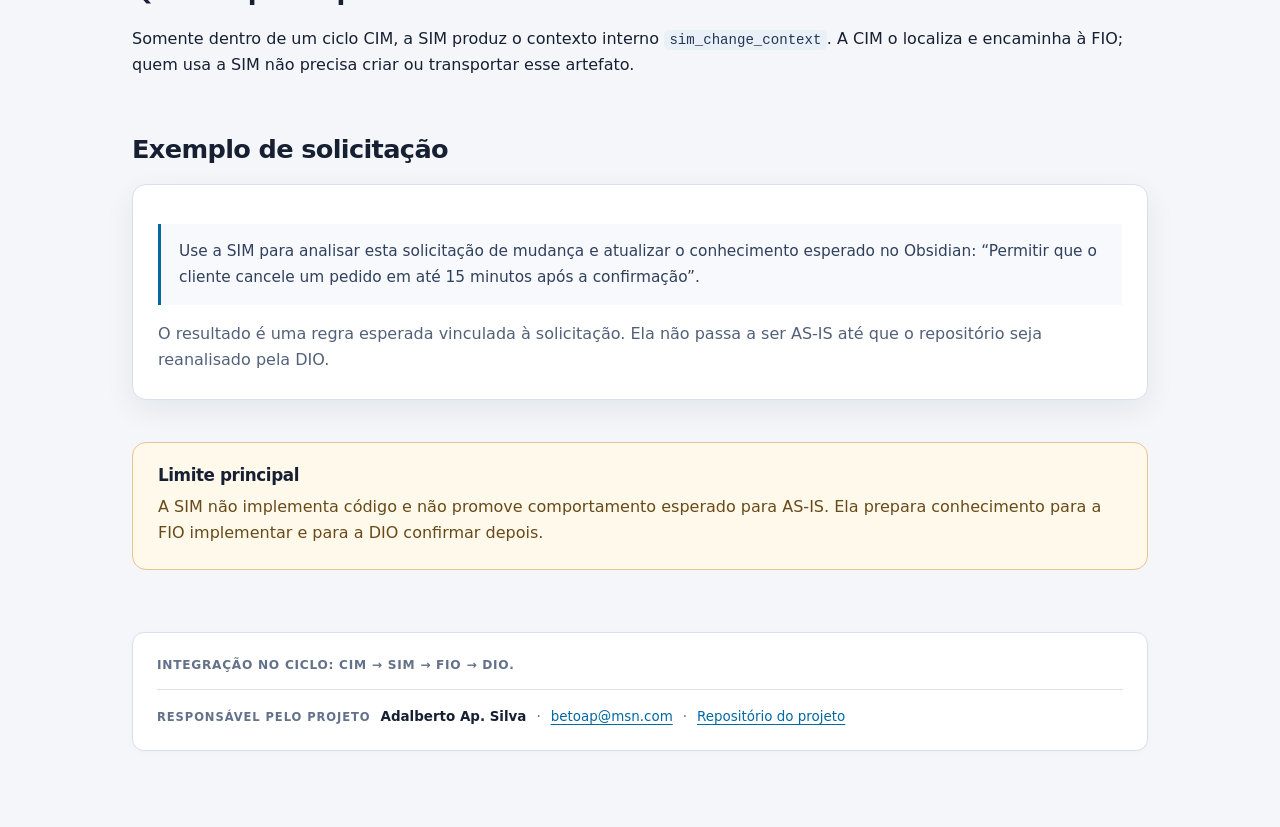
<file: doc/web/sim.html>
<!doctype html>
<html lang="pt-BR">
  <head><meta charset="utf-8"><meta name="viewport" content="width=device-width, initial-scale=1"><title>SIM — Solicitação Incremental de Mudança</title><link rel="stylesheet" href="./skills.css"></head>
  <body style="--accent:#0369a1;--accent-soft:#e8f4fb"><main>
    <a class="back" href="index.html">← Voltar para a visão geral</a>
    <div class="eyebrow">SIM</div><h1>Solicitação Incremental de Mudança</h1>
    <p class="lead">A SIM transforma uma solicitação temporária em conhecimento esperado, rastreável e útil para o produto.</p>
    <section class="hero"><p><strong>Por que foi criada:</strong> uma card, ticket ou mensagem pode descrever uma mudança importante, mas não deve alterar automaticamente o conhecimento atual do produto. A SIM registra o que se espera mudar sem confundir proposta com realidade.</p></section>
    <h2>O que ela faz</h2><div class="grid"><article class="card"><h3>Interpreta texto livre</h3><p>Lê descrição, critérios de aceite e metadados sem exigir um formato fixo.</p></article><article class="card"><h3>Analisa impacto</h3><p>Compara a solicitação com o vault e classifica o impacto como novo, complemento, alteração, remoção, divergência ou dúvida.</p></article><article class="card"><h3>Preserva a certeza</h3><p>Distingue afirmações observadas, inferidas, confirmadas e a confirmar.</p></article><article class="card"><h3>Consolida o esperado</h3><p>Atualiza o conhecimento esperado ou planejado e preserva o histórico da solicitação.</p></article></div>
    <h2>Como funciona</h2><div class="steps"><article class="step"><h3>Receber a solicitação</h3><p>Identifica a origem, o projeto e o vault relacionado.</p></article><article class="step"><h3>Extrair conhecimento de produto</h3><p>Localiza regras, fluxos, atores, conceitos, integrações e comportamentos descritos.</p></article><article class="step"><h3>Comparar com o conhecimento existente</h3><p>Identifica o impacto e só pede decisão humana quando houver ambiguidade real.</p></article><article class="step"><h3>Registrar e rastrear</h3><p>Consolida o que está claro como esperado ou planejado, sem duplicar conteúdo.</p></article></div>
    <h2>Quando participa da CIM</h2><p>Somente dentro de um ciclo CIM, a SIM produz o contexto interno <code>sim_change_context</code>. A CIM o localiza e encaminha à FIO; quem usa a SIM não precisa criar ou transportar esse artefato.</p>
    <h2>Exemplo de solicitação</h2><article class="example"><blockquote>Use a SIM para analisar esta solicitação de mudança e atualizar o conhecimento esperado no Obsidian: “Permitir que o cliente cancele um pedido em até 15 minutos após a confirmação”.</blockquote><p>O resultado é uma regra esperada vinculada à solicitação. Ela não passa a ser AS-IS até que o repositório seja reanalisado pela DIO.</p></article>
    <section class="limits"><h2>Limite principal</h2><p>A SIM não implementa código e não promove comportamento esperado para AS-IS. Ela prepara conhecimento para a FIO implementar e para a DIO confirmar depois.</p></section>
    <footer class="authorship"><span>Integração no ciclo: CIM → SIM → FIO → DIO.</span><span class="footer-contact"><strong>Adalberto Ap. Silva</strong> · <a href="mailto:betoap@msn.com">betoap@msn.com</a> · <a href="https://github.com/betoap/skill">Repositório do projeto</a></span></footer>
  </main></body>
</html>
</file>
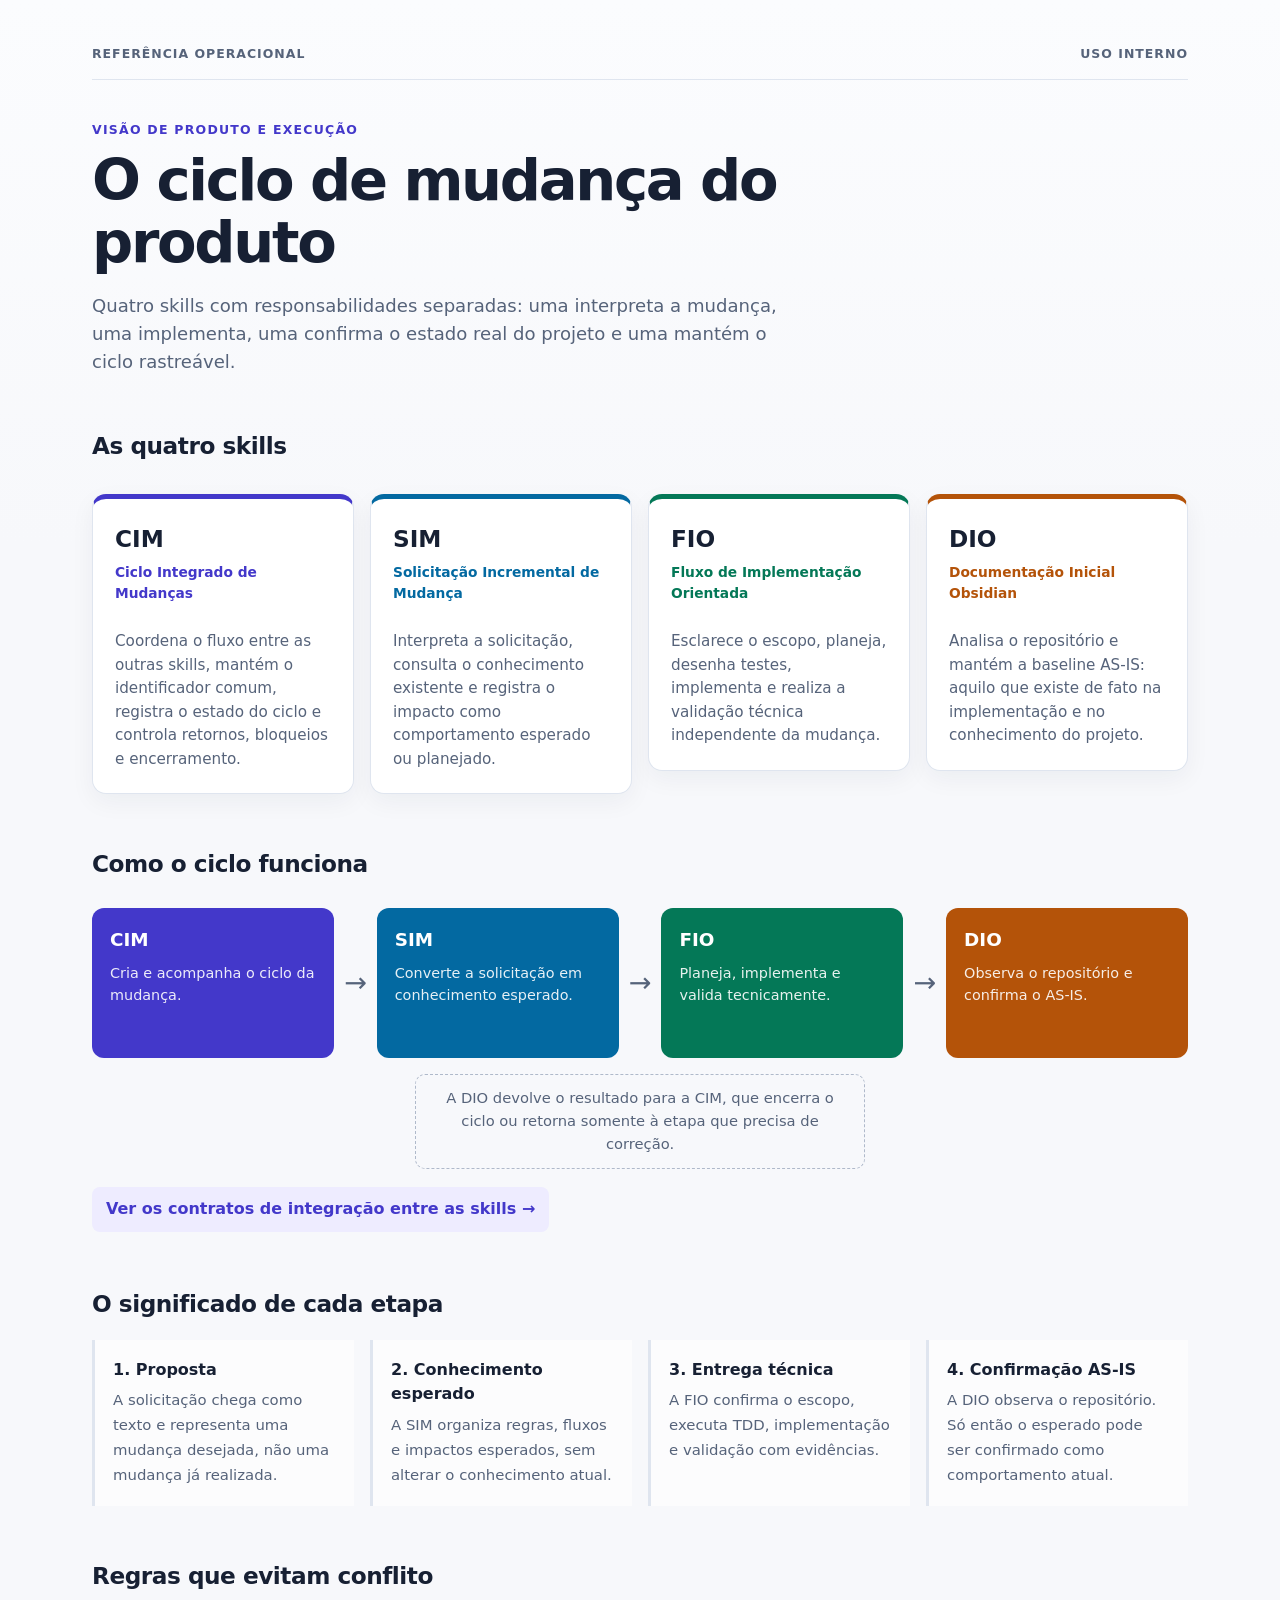
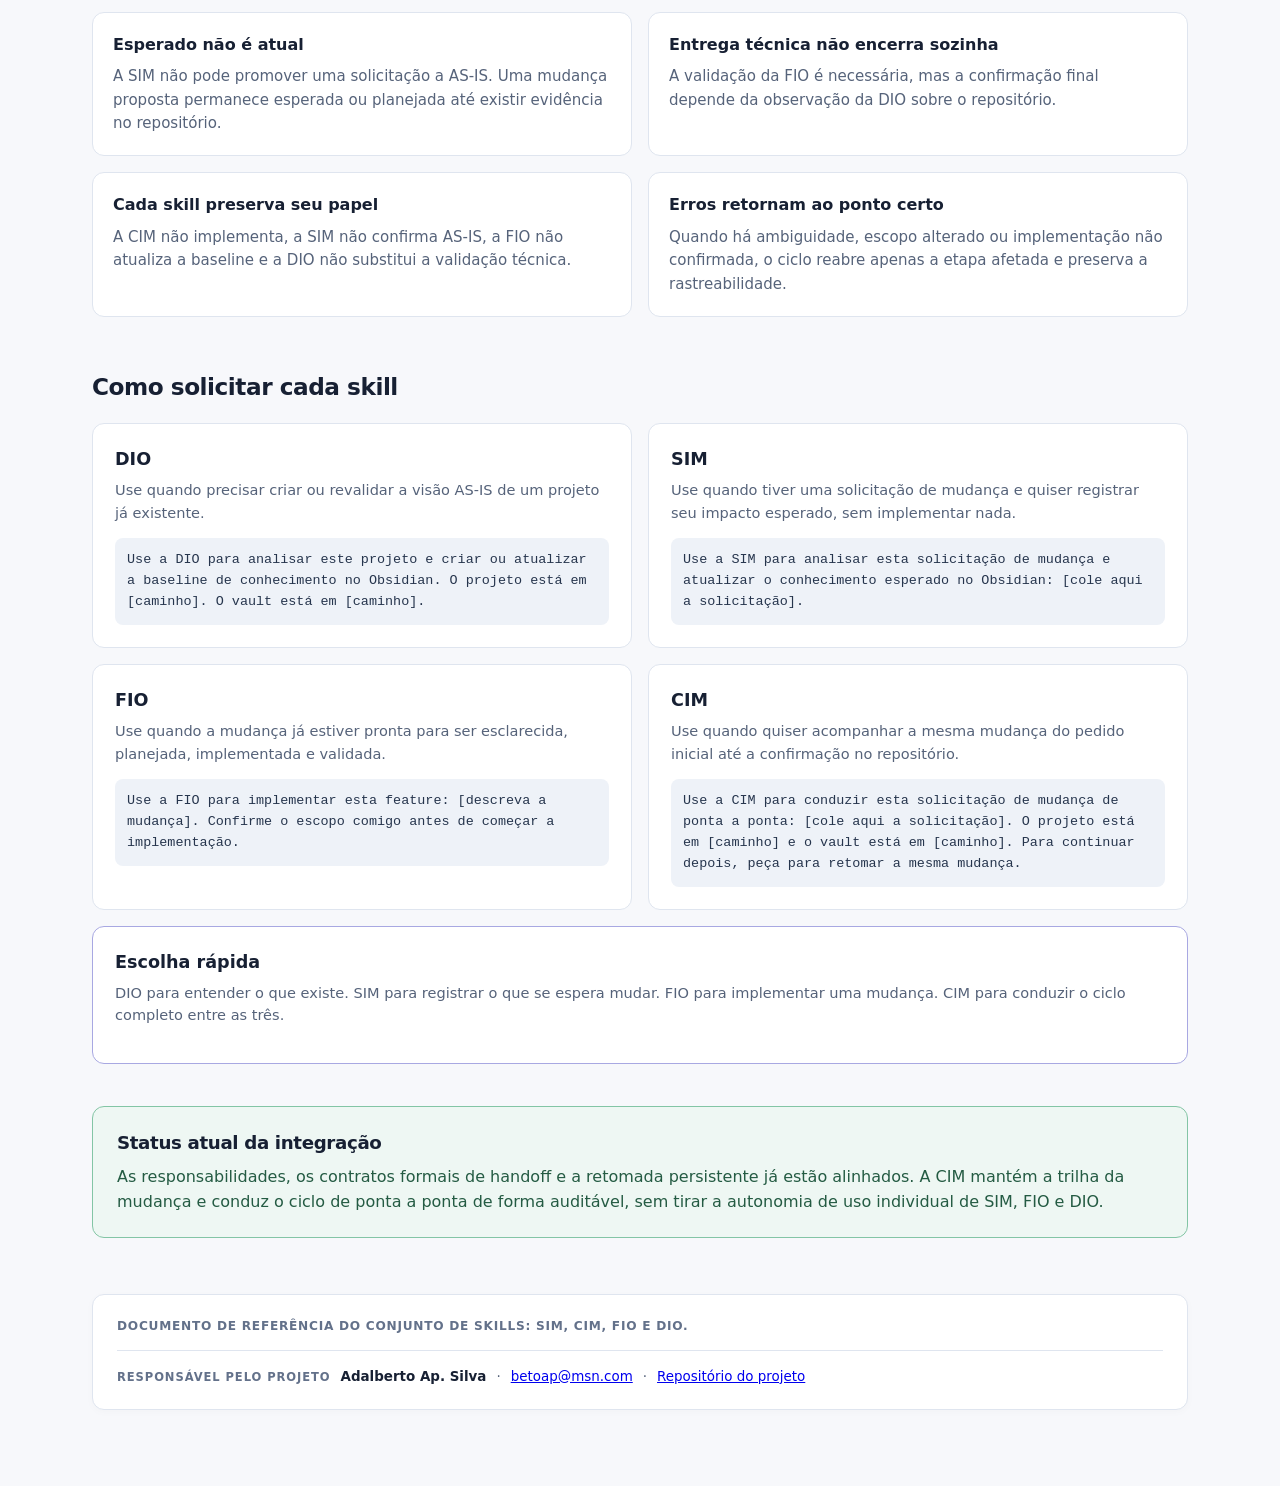
<file: doc/web/skills-overview.html>
<!doctype html>
<html lang="pt-BR">
  <head>
    <meta charset="utf-8">
    <meta name="viewport" content="width=device-width, initial-scale=1">
    <title>Visão geral das skills</title>
    <style>
      :root {
        --ink: #172033;
        --muted: #56637a;
        --paper: #f7f8fb;
        --card: #ffffff;
        --line: #dfe5ef;
        --cim: #4338ca;
        --sim: #0369a1;
        --fio: #047857;
        --dio: #b45309;
        --success-bg: #eef7f3;
        --success-line: #83c5a5;
      }
      * { box-sizing: border-box; }
      body {
        margin: 0;
        color: var(--ink);
        background: linear-gradient(180deg, #fbfcfe 0, var(--paper) 34rem);
        font-family: Inter, ui-sans-serif, system-ui, -apple-system, BlinkMacSystemFont, "Segoe UI", sans-serif;
        line-height: 1.55;
      }
      main { max-width: 1160px; margin: 0 auto; padding: 44px 32px 76px; }
      .document-meta { display:flex; justify-content:space-between; gap:16px; margin-bottom:40px; padding-bottom:16px; border-bottom:1px solid var(--line); color:var(--muted); font-size:.78rem; font-weight:700; letter-spacing:.08em; text-transform:uppercase; }
      .eyebrow { color: var(--cim); font-size: .78rem; font-weight: 700; letter-spacing: .1em; text-transform: uppercase; }
      h1 { max-width: 760px; margin: 10px 0 14px; font-size: clamp(2rem, 5vw, 3.6rem); line-height: 1.08; letter-spacing: -.04em; }
      h2 { margin: 52px 0 18px; font-size: 1.45rem; letter-spacing: -.02em; }
      .lead { max-width: 720px; color: var(--muted); font-size: 1.13rem; }
      .cards { display: grid; grid-template-columns: repeat(4, minmax(0, 1fr)); gap: 16px; margin-top: 30px; }
      .card-link { color: inherit; text-decoration: none; }
      .card-link:hover .card { transform: translateY(-2px); box-shadow: 0 12px 28px rgba(24, 37, 59, .09); }
      .card { min-height: 250px; padding: 22px; border: 1px solid var(--line); border-top: 5px solid var(--accent); border-radius: 14px; background: var(--card); box-shadow: 0 8px 24px rgba(24, 37, 59, .05); transition: transform .18s ease, box-shadow .18s ease; }
      .card h3 { margin: 0 0 5px; font-size: 1.45rem; }
      .card .name { min-height: 50px; color: var(--accent); font-size: .86rem; font-weight: 700; }
      .card p { margin: 18px 0 0; color: var(--muted); font-size: .95rem; }
      .cim { --accent: var(--cim); }
      .sim { --accent: var(--sim); }
      .fio { --accent: var(--fio); }
      .dio { --accent: var(--dio); }
      .flow { display: grid; grid-template-columns: 1fr auto 1fr auto 1fr auto 1fr; gap: 10px; align-items: center; margin: 26px 0 12px; }
      .flow-node { min-height: 150px; padding: 18px; border-radius: 12px; color: white; }
      .flow-node strong { display: block; margin-bottom: 7px; font-size: 1.15rem; }
      .flow-node span { display: block; font-size: .9rem; opacity: .9; }
      .flow-node.cim { background: var(--cim); }
      .flow-node.sim { background: var(--sim); }
      .flow-node.fio { background: var(--fio); }
      .flow-node.dio { background: var(--dio); }
      .arrow { color: var(--muted); font-size: 1.7rem; font-weight: 300; }
      .return { max-width: 450px; margin: 16px auto 0; padding: 12px 16px; border: 1px dashed #afb9ca; border-radius: 10px; color: var(--muted); text-align: center; font-size: .92rem; }
      .integration-link { display: inline-block; margin: 18px 0 2px; padding: 10px 14px; border-radius: 8px; background: #eeecff; color: var(--cim); font-weight: 700; text-decoration: none; }
      .steps { display: grid; grid-template-columns: repeat(4, minmax(0, 1fr)); gap: 16px; }
      .step { padding: 18px; border-left: 3px solid var(--line); background: rgba(255,255,255,.62); }
      .step b { display: block; margin-bottom: 6px; color: var(--ink); }
      .step span { color: var(--muted); font-size: .93rem; }
      .status { margin-top: 42px; padding: 22px 24px; border: 1px solid var(--success-line); border-radius: 12px; background: var(--success-bg); }
      .status h2 { margin: 0 0 8px; font-size: 1.14rem; }
      .status p { margin: 0; color: #245b43; }
      .rules { display: grid; grid-template-columns: 1fr 1fr; gap: 16px; }
      .rule { padding: 20px; border: 1px solid var(--line); border-radius: 12px; background: var(--card); }
      .rule h3 { margin: 0 0 8px; font-size: 1rem; }
      .rule p { margin: 0; color: var(--muted); font-size: .94rem; }
      .requests { display: grid; grid-template-columns: 1fr 1fr; gap: 16px; }
      .request { padding: 22px; border: 1px solid var(--line); border-radius: 12px; background: var(--card); }
      .request h3 { margin: 0 0 6px; font-size: 1.1rem; }
      .request .when { margin: 0 0 14px; color: var(--muted); font-size: .91rem; }
      .request code { display: block; padding: 12px; border-radius: 8px; background: #eef2f8; color: #26354d; font-family: ui-monospace, SFMono-Regular, Menlo, Consolas, monospace; font-size: .84rem; white-space: pre-wrap; }
      .request.cim-request { grid-column: 1 / -1; border-color: color-mix(in srgb, var(--cim) 35%, var(--line)); }
      footer { display:grid; gap:16px; margin-top:56px; padding:22px 24px; border:1px solid var(--line); border-radius:12px; background:var(--card); color:var(--muted); font-size:.84rem; box-shadow:0 2px 8px rgba(24,37,59,.025); }
      .footer-context { padding-bottom:14px; border-bottom:1px solid var(--line); color:#63718a; font-size:.76rem; font-weight:720; letter-spacing:.06em; text-transform:uppercase; }
      .footer-contact { display:flex; flex-wrap:wrap; align-items:baseline; gap:7px 10px; }
      .footer-contact::before { content:"Responsável pelo projeto"; color:#63718a; font-size:.72rem; font-weight:760; letter-spacing:.08em; text-transform:uppercase; }
      footer strong { color:var(--ink); }
      @media (max-width: 900px) {
        .cards, .steps { grid-template-columns: repeat(2, minmax(0, 1fr)); }
        .flow { grid-template-columns: 1fr auto 1fr; }
        .flow-node.dio { grid-column: 2; }
        .flow .arrow:nth-of-type(2) { display: none; }
      }
      @media (max-width: 580px) {
        main { padding: 32px 18px 54px; }
        .document-meta { margin-bottom:28px; font-size:.68rem; }
        footer { padding:19px; }
        .footer-contact { display:block; }
        .footer-contact::before { display:block; margin-bottom:7px; }
        .cards, .steps, .rules { grid-template-columns: 1fr; }
        .flow { grid-template-columns: 1fr; }
        .flow-node.dio { grid-column: auto; }
        .arrow { display: block !important; transform: rotate(90deg); text-align: center; }
      }
    </style>
  </head>
  <body>
    <main>
      <div class="document-meta"><span>Referência operacional</span><span>Uso interno</span></div>
      <div class="eyebrow">Visão de produto e execução</div>
      <h1>O ciclo de mudança do produto</h1>
      <p class="lead">Quatro skills com responsabilidades separadas: uma interpreta a mudança, uma implementa, uma confirma o estado real do projeto e uma mantém o ciclo rastreável.</p>

      <section aria-labelledby="skills-title">
        <h2 id="skills-title">As quatro skills</h2>
        <div class="cards">
          <a class="card-link" href="cim.html"><article class="card cim">
            <h3>CIM</h3>
            <div class="name">Ciclo Integrado de Mudanças</div>
            <p>Coordena o fluxo entre as outras skills, mantém o identificador comum, registra o estado do ciclo e controla retornos, bloqueios e encerramento.</p>
          </article></a>
          <a class="card-link" href="sim.html"><article class="card sim">
            <h3>SIM</h3>
            <div class="name">Solicitação Incremental de Mudança</div>
            <p>Interpreta a solicitação, consulta o conhecimento existente e registra o impacto como comportamento esperado ou planejado.</p>
          </article></a>
          <a class="card-link" href="fio.html"><article class="card fio">
            <h3>FIO</h3>
            <div class="name">Fluxo de Implementação Orientada</div>
            <p>Esclarece o escopo, planeja, desenha testes, implementa e realiza a validação técnica independente da mudança.</p>
          </article></a>
          <a class="card-link" href="dio.html"><article class="card dio">
            <h3>DIO</h3>
            <div class="name">Documentação Inicial Obsidian</div>
            <p>Analisa o repositório e mantém a baseline AS-IS: aquilo que existe de fato na implementação e no conhecimento do projeto.</p>
          </article></a>
        </div>
      </section>

      <section aria-labelledby="flow-title">
        <h2 id="flow-title">Como o ciclo funciona</h2>
        <div class="flow" aria-label="CIM encaminha a solicitação para SIM, depois FIO, depois DIO">
          <div class="flow-node cim"><strong>CIM</strong><span>Cria e acompanha o ciclo da mudança.</span></div>
          <div class="arrow" aria-hidden="true">→</div>
          <div class="flow-node sim"><strong>SIM</strong><span>Converte a solicitação em conhecimento esperado.</span></div>
          <div class="arrow" aria-hidden="true">→</div>
          <div class="flow-node fio"><strong>FIO</strong><span>Planeja, implementa e valida tecnicamente.</span></div>
          <div class="arrow" aria-hidden="true">→</div>
          <div class="flow-node dio"><strong>DIO</strong><span>Observa o repositório e confirma o AS-IS.</span></div>
        </div>
        <div class="return">A DIO devolve o resultado para a CIM, que encerra o ciclo ou retorna somente à etapa que precisa de correção.</div>
        <a class="integration-link" href="handoffs.html">Ver os contratos de integração entre as skills →</a>
      </section>

      <section aria-labelledby="meaning-title">
        <h2 id="meaning-title">O significado de cada etapa</h2>
        <div class="steps">
          <div class="step"><b>1. Proposta</b><span>A solicitação chega como texto e representa uma mudança desejada, não uma mudança já realizada.</span></div>
          <div class="step"><b>2. Conhecimento esperado</b><span>A SIM organiza regras, fluxos e impactos esperados, sem alterar o conhecimento atual.</span></div>
          <div class="step"><b>3. Entrega técnica</b><span>A FIO confirma o escopo, executa TDD, implementação e validação com evidências.</span></div>
          <div class="step"><b>4. Confirmação AS-IS</b><span>A DIO observa o repositório. Só então o esperado pode ser confirmado como comportamento atual.</span></div>
        </div>
      </section>

      <section aria-labelledby="rules-title">
        <h2 id="rules-title">Regras que evitam conflito</h2>
        <div class="rules">
          <article class="rule"><h3>Esperado não é atual</h3><p>A SIM não pode promover uma solicitação a AS-IS. Uma mudança proposta permanece esperada ou planejada até existir evidência no repositório.</p></article>
          <article class="rule"><h3>Entrega técnica não encerra sozinha</h3><p>A validação da FIO é necessária, mas a confirmação final depende da observação da DIO sobre o repositório.</p></article>
          <article class="rule"><h3>Cada skill preserva seu papel</h3><p>A CIM não implementa, a SIM não confirma AS-IS, a FIO não atualiza a baseline e a DIO não substitui a validação técnica.</p></article>
          <article class="rule"><h3>Erros retornam ao ponto certo</h3><p>Quando há ambiguidade, escopo alterado ou implementação não confirmada, o ciclo reabre apenas a etapa afetada e preserva a rastreabilidade.</p></article>
        </div>
      </section>

      <section aria-labelledby="requests-title">
        <h2 id="requests-title">Como solicitar cada skill</h2>
        <div class="requests">
          <article class="request">
            <h3>DIO</h3>
            <p class="when">Use quando precisar criar ou revalidar a visão AS-IS de um projeto já existente.</p>
            <code>Use a DIO para analisar este projeto e criar ou atualizar a baseline de conhecimento no Obsidian. O projeto está em [caminho]. O vault está em [caminho].</code>
          </article>
          <article class="request">
            <h3>SIM</h3>
            <p class="when">Use quando tiver uma solicitação de mudança e quiser registrar seu impacto esperado, sem implementar nada.</p>
            <code>Use a SIM para analisar esta solicitação de mudança e atualizar o conhecimento esperado no Obsidian: [cole aqui a solicitação].</code>
          </article>
          <article class="request">
            <h3>FIO</h3>
            <p class="when">Use quando a mudança já estiver pronta para ser esclarecida, planejada, implementada e validada.</p>
            <code>Use a FIO para implementar esta feature: [descreva a mudança]. Confirme o escopo comigo antes de começar a implementação.</code>
          </article>
          <article class="request">
            <h3>CIM</h3>
            <p class="when">Use quando quiser acompanhar a mesma mudança do pedido inicial até a confirmação no repositório.</p>
            <code>Use a CIM para conduzir esta solicitação de mudança de ponta a ponta: [cole aqui a solicitação]. O projeto está em [caminho] e o vault está em [caminho]. Para continuar depois, peça para retomar a mesma mudança.</code>
          </article>
          <article class="request cim-request">
            <h3>Escolha rápida</h3>
            <p class="when">DIO para entender o que existe. SIM para registrar o que se espera mudar. FIO para implementar uma mudança. CIM para conduzir o ciclo completo entre as três.</p>
          </article>
        </div>
      </section>

      <section class="status" aria-labelledby="status-title">
        <h2 id="status-title">Status atual da integração</h2>
        <p>As responsabilidades, os contratos formais de handoff e a retomada persistente já estão alinhados. A CIM mantém a trilha da mudança e conduz o ciclo de ponta a ponta de forma auditável, sem tirar a autonomia de uso individual de SIM, FIO e DIO.</p>
      </section>

      <footer><span class="footer-context">Documento de referência do conjunto de skills: SIM, CIM, FIO e DIO.</span><span class="footer-contact"><strong>Adalberto Ap. Silva</strong> · <a href="mailto:betoap@msn.com">betoap@msn.com</a> · <a href="https://github.com/betoap/skill">Repositório do projeto</a></span></footer>
    </main>
  </body>
</html>
</file>
<file: doc/web/skills.css>
:root { --ink:#172033; --muted:#52617a; --paper:#f4f6f9; --card:#fff; --line:#d8e0eb; --accent:#243b6b; --accent-soft:#edf2fb; --shadow:0 10px 30px rgba(20,35,62,.07); }
* { box-sizing:border-box; }
html { scroll-behavior:smooth; }
body { margin:0; color:var(--ink); background:linear-gradient(180deg,#f8fafc 0,var(--paper) 28rem); font-family:Inter,ui-sans-serif,system-ui,-apple-system,BlinkMacSystemFont,"Segoe UI",sans-serif; font-size:16px; line-height:1.65; }
main { max-width:1080px; margin:0 auto; padding:56px 32px 76px; }
main::before { content:"DOCUMENTAÇÃO DE PROCESSO"; display:block; margin-bottom:30px; color:#63718a; font-size:.72rem; font-weight:760; letter-spacing:.12em; }
a { color:var(--accent); text-underline-offset:.2em; }
a:focus-visible { outline:3px solid #f5b643; outline-offset:3px; border-radius:4px; }
.back { display:inline-flex; align-items:center; gap:8px; margin-bottom:36px; color:var(--accent); font-size:.9rem; font-weight:720; text-decoration:none; }
.back:hover { text-decoration:underline; }
.eyebrow { color:var(--accent); font-size:.75rem; font-weight:760; letter-spacing:.11em; text-transform:uppercase; }
h1 { max-width:820px; margin:11px 0 15px; font-size:clamp(2.25rem,5vw,3.7rem); line-height:1.08; letter-spacing:-.045em; }
h2 { margin:56px 0 18px; font-size:clamp(1.3rem,2.4vw,1.6rem); line-height:1.25; letter-spacing:-.025em; }
h3 { margin:0 0 9px; font-size:1rem; line-height:1.35; }
.lead { max-width:760px; margin-bottom:30px; color:var(--muted); font-size:1.12rem; }
.hero { position:relative; overflow:hidden; padding:26px 30px; border:1px solid color-mix(in srgb,var(--accent) 26%,var(--line)); border-radius:14px; background:var(--accent-soft); box-shadow:var(--shadow); }
.hero::before { position:absolute; inset:0 auto 0 0; width:5px; background:var(--accent); content:""; }
.hero p { margin:0; }
.grid { display:grid; grid-template-columns:repeat(2,minmax(0,1fr)); gap:18px; }
.card { padding:23px; border:1px solid var(--line); border-radius:14px; background:var(--card); box-shadow:0 2px 8px rgba(20,35,62,.025); }
.card p { margin:0; color:var(--muted); }
.card p + p { margin-top:15px; }
.steps { counter-reset:step; display:grid; gap:13px; }
.step { position:relative; padding:20px 22px 20px 68px; border:1px solid var(--line); border-radius:12px; background:var(--card); }
.step::before { counter-increment:step; content:counter(step,decimal-leading-zero); position:absolute; left:21px; top:21px; color:var(--accent); font-size:.74rem; font-weight:800; letter-spacing:.04em; }
.step p { margin:0; color:var(--muted); }
.example { padding:25px; border:1px solid var(--line); border-radius:14px; background:var(--card); box-shadow:var(--shadow); }
.example blockquote { margin:14px 0; padding:15px 18px; border-left:3px solid var(--accent); background:#f7f9fc; color:#30405d; font-size:.96rem; }
.example p:last-child { margin-bottom:0; color:var(--muted); }
.limits { margin-top:42px; padding:22px 25px; border:1px solid #e4c58c; border-radius:14px; background:#fff9ec; }
.limits h2 { margin:0 0 8px; font-size:1.05rem; }
.limits p { margin:0; color:#684a18; }
.flow { display:flex; align-items:center; gap:10px; flex-wrap:wrap; padding:21px; border:1px solid var(--line); border-radius:14px; background:var(--card); box-shadow:var(--shadow); }
.flow span { padding:8px 13px; border:1px solid var(--line); border-radius:8px; background:#f9fafc; font-weight:720; }
.flow b { color:#7b879a; font-size:1.15rem; }
code { padding:.14em .38em; border-radius:5px; background:#eaf0f8; color:#233656; font-family:ui-monospace,SFMono-Regular,Menlo,Consolas,monospace; font-size:.88em; }
footer { margin-top:62px; color:var(--muted); font-size:.84rem; }
.authorship { display:grid; gap:16px; padding:22px 24px; border:1px solid var(--line); border-radius:12px; background:#fff; box-shadow:0 2px 8px rgba(20,35,62,.025); }
.authorship > :first-child { padding-bottom:14px; border-bottom:1px solid var(--line); color:#63718a; font-size:.76rem; font-weight:720; letter-spacing:.06em; text-transform:uppercase; }
.footer-contact { display:flex; flex-wrap:wrap; align-items:baseline; gap:7px 10px; }
.footer-contact::before { content:"Responsável pelo projeto"; color:#63718a; font-size:.72rem; font-weight:760; letter-spacing:.08em; text-transform:uppercase; }
.footer-contact strong { color:var(--ink); }
@media (max-width:680px) { .authorship { padding:19px; } .footer-contact { display:block; } .footer-contact::before { display:block; margin-bottom:7px; } }
@media (max-width:680px) { main { padding:38px 20px 56px; } main::before { margin-bottom:22px; } .grid { grid-template-columns:1fr; } .hero,.card,.example { padding:21px; } }
</file>
